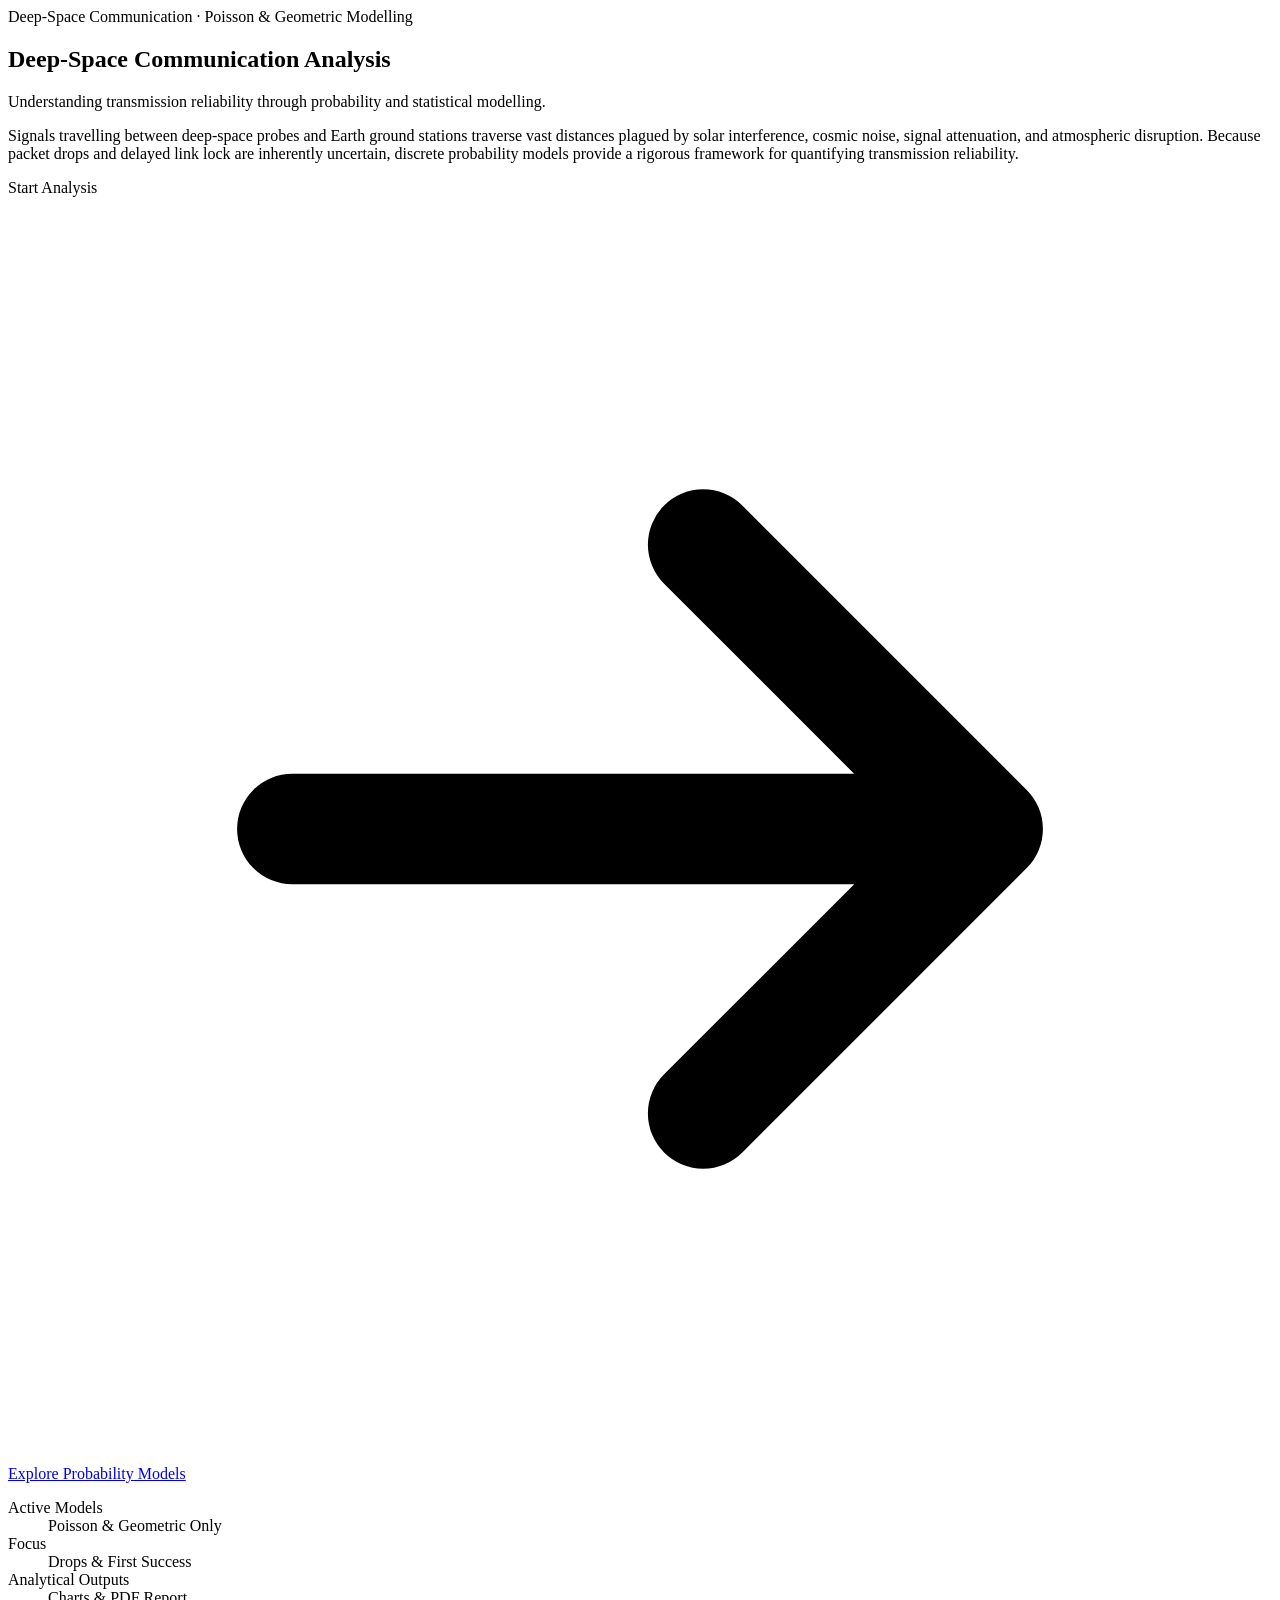
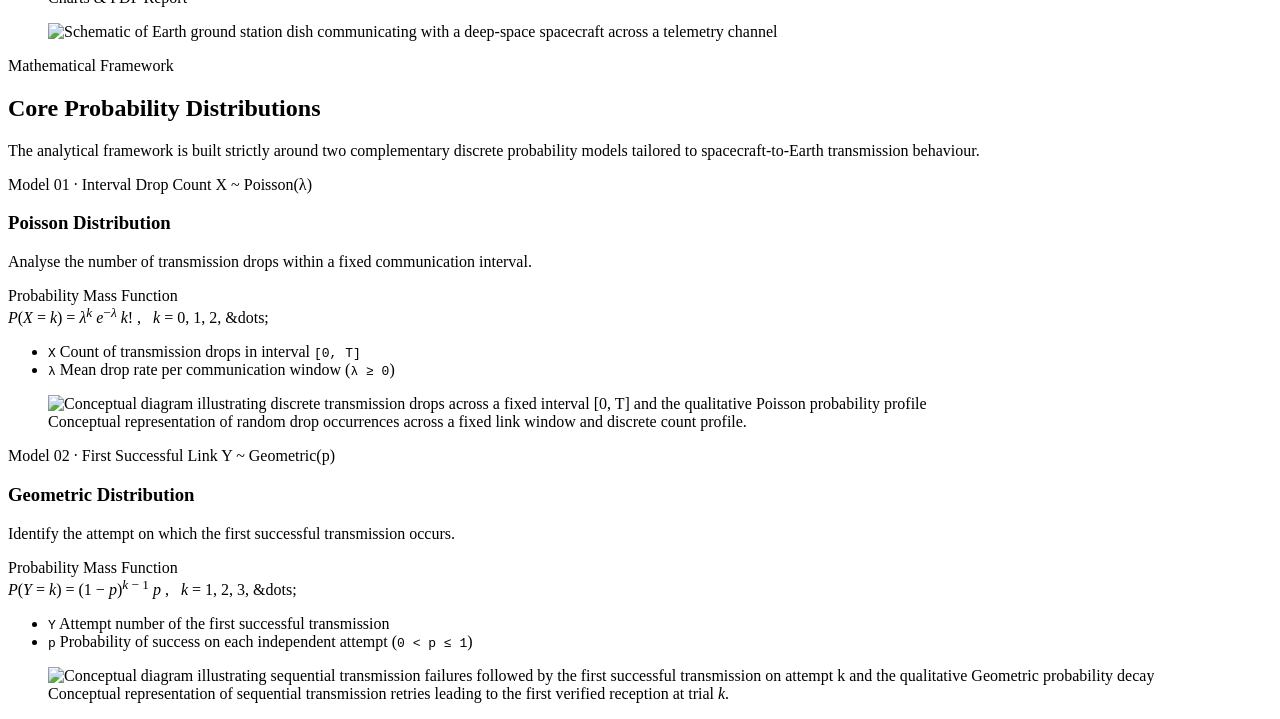
<file: src/main/resources/templates/index.html>
<!DOCTYPE html>
<html lang="en" xmlns:th="http://www.thymeleaf.org">
<head>
    <meta charset="UTF-8">
    <meta name="viewport" content="width=device-width, initial-scale=1.0">
    <title>DeepSpace Analytics | Deep-Space Communication Analysis</title>
    <meta name="description" content="Deep-Space Communication Using Poisson and Geometric Models for Counting Transmission Drops and Identifying the First Successful Transmission.">
    <link rel="icon" type="image/svg+xml" th:href="@{/images/favicon.svg}">
    <link rel="preconnect" href="https://fonts.googleapis.com">
    <link rel="preconnect" href="https://fonts.gstatic.com" crossorigin>
    <link href="https://fonts.googleapis.com/css2?family=Inter:wght@400;500;600;700&family=JetBrains+Mono:wght@400;500;600&family=Space+Grotesk:wght@500;600;700&display=swap" rel="stylesheet">
    <link rel="stylesheet" th:href="@{/css/styles.css}">
</head>
<body class="app-shell">

<div th:replace="~{fragments/navbar :: navbar(${activePage})}"></div>

<main id="main-content">
    <!-- Hero Section -->
    <section class="hero-section">
        <div class="container hero-grid">
            <div class="hero-content" data-reveal>
                <div class="eyebrow-badge">
                    <span class="status-dot" aria-hidden="true"></span>
                    <span>Deep-Space Communication · Poisson &amp; Geometric Modelling</span>
                </div>

                <h1 class="hero-title">Deep-Space Communication Analysis</h1>

                <p class="hero-subtitle">
                    Understanding transmission reliability through probability and statistical modelling.
                </p>

                <p class="hero-description">
                    Signals travelling between deep-space probes and Earth ground stations traverse vast distances plagued by solar interference, cosmic noise, signal attenuation, and atmospheric disruption. Because packet drops and delayed link lock are inherently uncertain, discrete probability models provide a rigorous framework for quantifying transmission reliability.
                </p>

                <div class="hero-actions">
                    <a th:href="@{/analysis}" class="btn btn-primary btn-lg">
                        <span>Start Analysis</span>
                        <svg class="btn-icon" viewBox="0 0 20 20" fill="none" aria-hidden="true">
                            <path d="M4.5 10H15.5M15.5 10L11 5.5M15.5 10L11 14.5" stroke="currentColor" stroke-width="1.75" stroke-linecap="round" stroke-linejoin="round"/>
                        </svg>
                    </a>
                    <a href="#models" class="btn btn-secondary btn-lg" data-scroll-link>
                        Explore Probability Models
                    </a>
                </div>

                <dl class="hero-specs" aria-label="System specification summary">
                    <div class="spec-item">
                        <dt>Active Models</dt>
                        <dd>Poisson &amp; Geometric Only</dd>
                    </div>
                    <div class="spec-item">
                        <dt>Focus</dt>
                        <dd>Drops &amp; First Success</dd>
                    </div>
                    <div class="spec-item">
                        <dt>Analytical Outputs</dt>
                        <dd>Charts &amp; PDF Report</dd>
                    </div>
                </dl>
            </div>

            <div class="hero-visual" data-reveal>
                <figure class="telemetry-frame">
                    <img th:src="@{/images/deep-space-link.svg}"
                         alt="Schematic of Earth ground station dish communicating with a deep-space spacecraft across a telemetry channel"
                         class="telemetry-image"
                         width="640"
                         height="460">
                </figure>
            </div>
        </div>
    </section>

    <!-- Mathematical Method Introduction Cards -->
    <section id="models" class="models-section">
        <div class="container">
            <div class="section-header" data-reveal>
                <span class="section-kicker">Mathematical Framework</span>
                <h2 class="section-title">Core Probability Distributions</h2>
                <p class="section-lead">
                    The analytical framework is built strictly around two complementary discrete probability models tailored to spacecraft-to-Earth transmission behaviour.
                </p>
            </div>

            <div class="models-grid">
                <!-- Card 1: Poisson Distribution -->
                <article class="model-card model-card--poisson" data-reveal>
                    <div class="card-top-bar">
                        <span class="model-tag model-tag--blue">Model 01 · Interval Drop Count</span>
                        <span class="model-symbol">X ~ Poisson(λ)</span>
                    </div>

                    <h3 class="model-title">Poisson Distribution</h3>

                    <p class="model-purpose">
                        Analyse the number of transmission drops within a fixed communication interval.
                    </p>

                    <div class="formula-box" aria-label="Poisson probability mass function formula">
                        <span class="formula-caption">Probability Mass Function</span>
                        <div class="formula-expression" role="math" aria-label="P of X equals k equals lambda to the k times e to the minus lambda over k factorial, for k equals 0, 1, 2 and so on">
                            <span class="math-lhs"><em>P</em>(<em>X</em> = <em>k</em>)</span>
                            <span class="math-eq">=</span>
                            <span class="math-frac">
                                <span class="math-num"><em>&lambda;</em><sup><em>k</em></sup> <em>e</em><sup>&minus;<em>&lambda;</em></sup></span>
                                <span class="math-den"><em>k</em>!</span>
                            </span>
                            <span class="math-domain">, &nbsp; <em>k</em> = 0, 1, 2, &dots;</span>
                        </div>
                        <ul class="formula-legend">
                            <li><code>X</code> Count of transmission drops in interval <code>[0, T]</code></li>
                            <li><code>&lambda;</code> Mean drop rate per communication window (<code>&lambda; &ge; 0</code>)</li>
                        </ul>
                    </div>

                    <figure class="model-diagram-frame">
                        <img th:src="@{/images/poisson-model.svg}"
                             alt="Conceptual diagram illustrating discrete transmission drops across a fixed interval [0, T] and the qualitative Poisson probability profile"
                             class="model-diagram-img"
                             width="440"
                             height="175">
                        <figcaption class="diagram-caption">
                            Conceptual representation of random drop occurrences across a fixed link window and discrete count profile.
                        </figcaption>
                    </figure>
                </article>

                <!-- Card 2: Geometric Distribution -->
                <article class="model-card model-card--geometric" data-reveal>
                    <div class="card-top-bar">
                        <span class="model-tag model-tag--purple">Model 02 · First Successful Link</span>
                        <span class="model-symbol">Y ~ Geometric(p)</span>
                    </div>

                    <h3 class="model-title">Geometric Distribution</h3>

                    <p class="model-purpose">
                        Identify the attempt on which the first successful transmission occurs.
                    </p>

                    <div class="formula-box" aria-label="Geometric probability mass function formula">
                        <span class="formula-caption">Probability Mass Function</span>
                        <div class="formula-expression" role="math" aria-label="P of Y equals k equals 1 minus p to the k minus 1 times p, for k equals 1, 2, 3 and so on">
                            <span class="math-lhs"><em>P</em>(<em>Y</em> = <em>k</em>)</span>
                            <span class="math-eq">=</span>
                            <span class="math-term">(1 &minus; <em>p</em>)<sup><em>k</em> &minus; 1</sup> <em>p</em></span>
                            <span class="math-domain">, &nbsp; <em>k</em> = 1, 2, 3, &dots;</span>
                        </div>
                        <ul class="formula-legend">
                            <li><code>Y</code> Attempt number of the first successful transmission</li>
                            <li><code>p</code> Probability of success on each independent attempt (<code>0 &lt; p &le; 1</code>)</li>
                        </ul>
                    </div>

                    <figure class="model-diagram-frame">
                        <img th:src="@{/images/geometric-model.svg}"
                             alt="Conceptual diagram illustrating sequential transmission failures followed by the first successful transmission on attempt k and the qualitative Geometric probability decay"
                             class="model-diagram-img"
                             width="440"
                             height="175">
                        <figcaption class="diagram-caption">
                            Conceptual representation of sequential transmission retries leading to the first verified reception at trial <em>k</em>.
                        </figcaption>
                    </figure>
                </article>
            </div>
        </div>
    </section>
</main>

<div th:replace="~{fragments/footer :: footer}"></div>

<script th:src="@{/js/main.js}" defer></script>
</body>
</html>
</file>
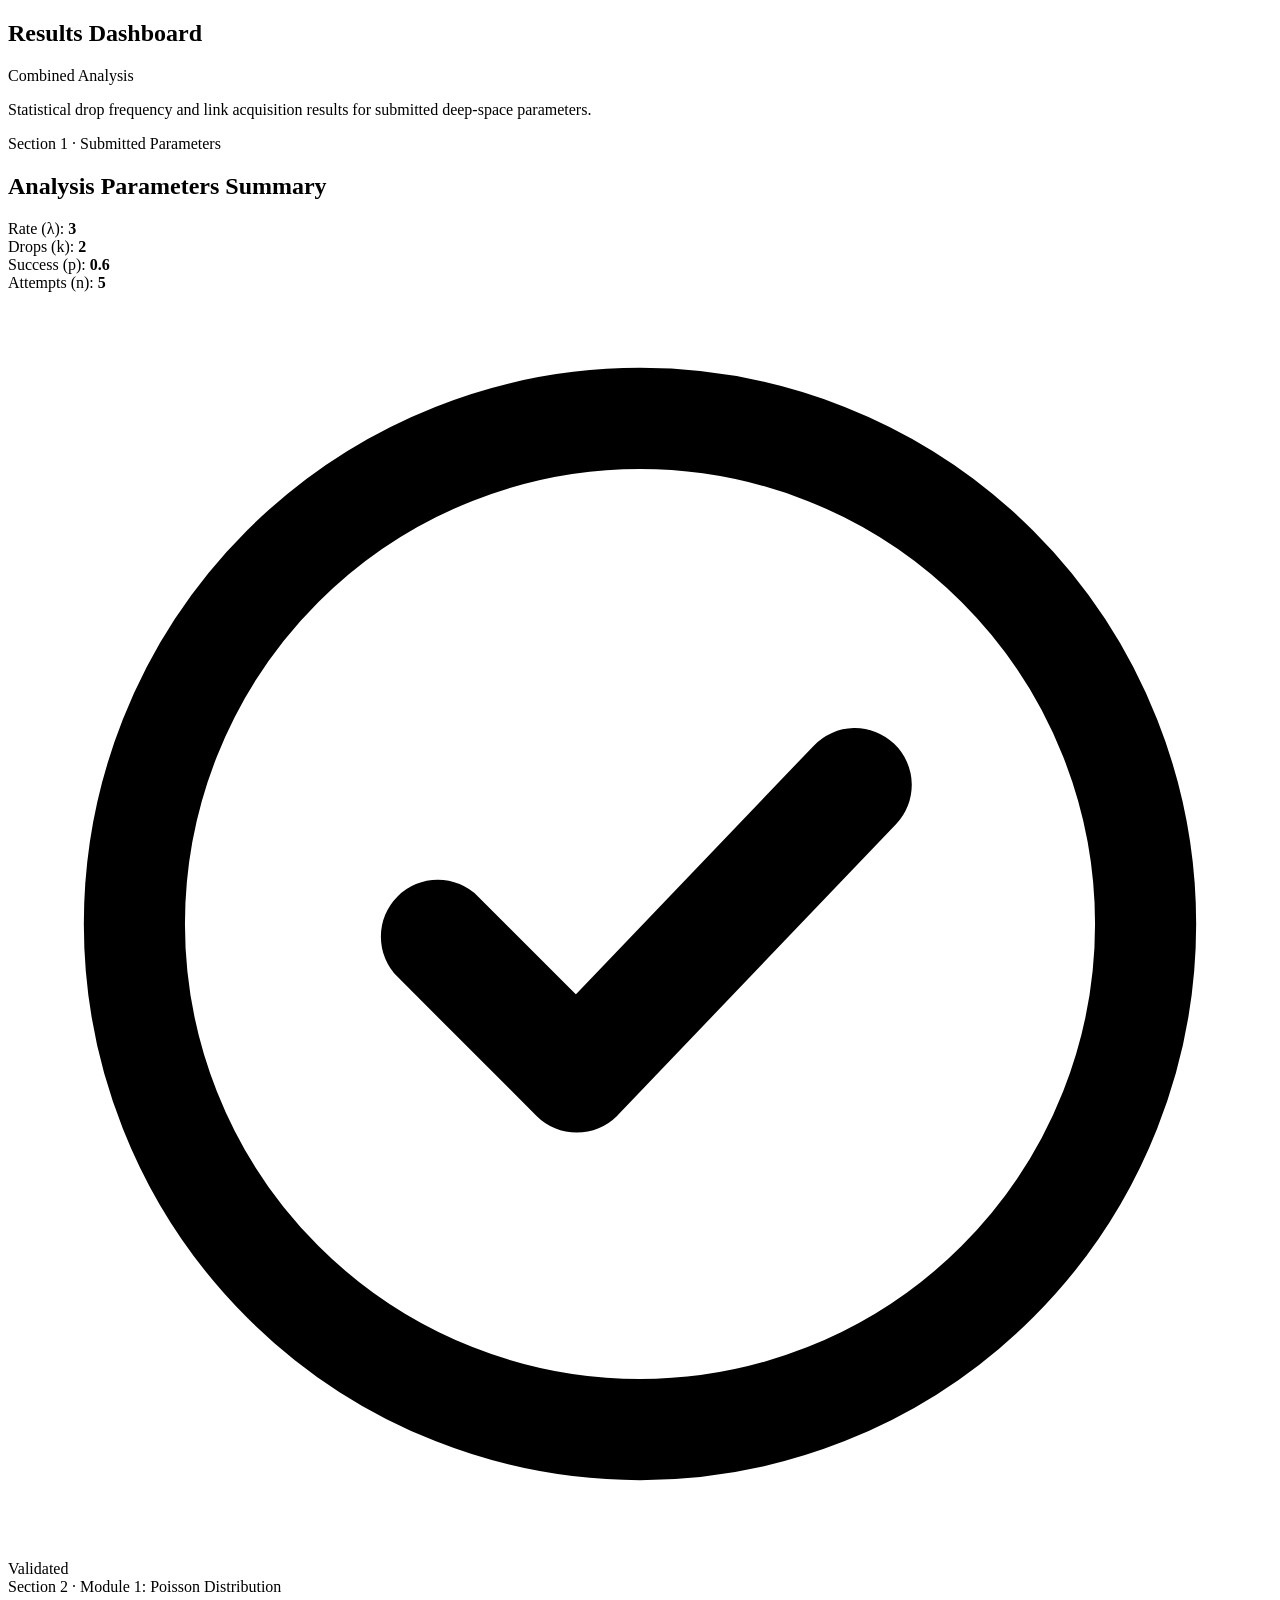
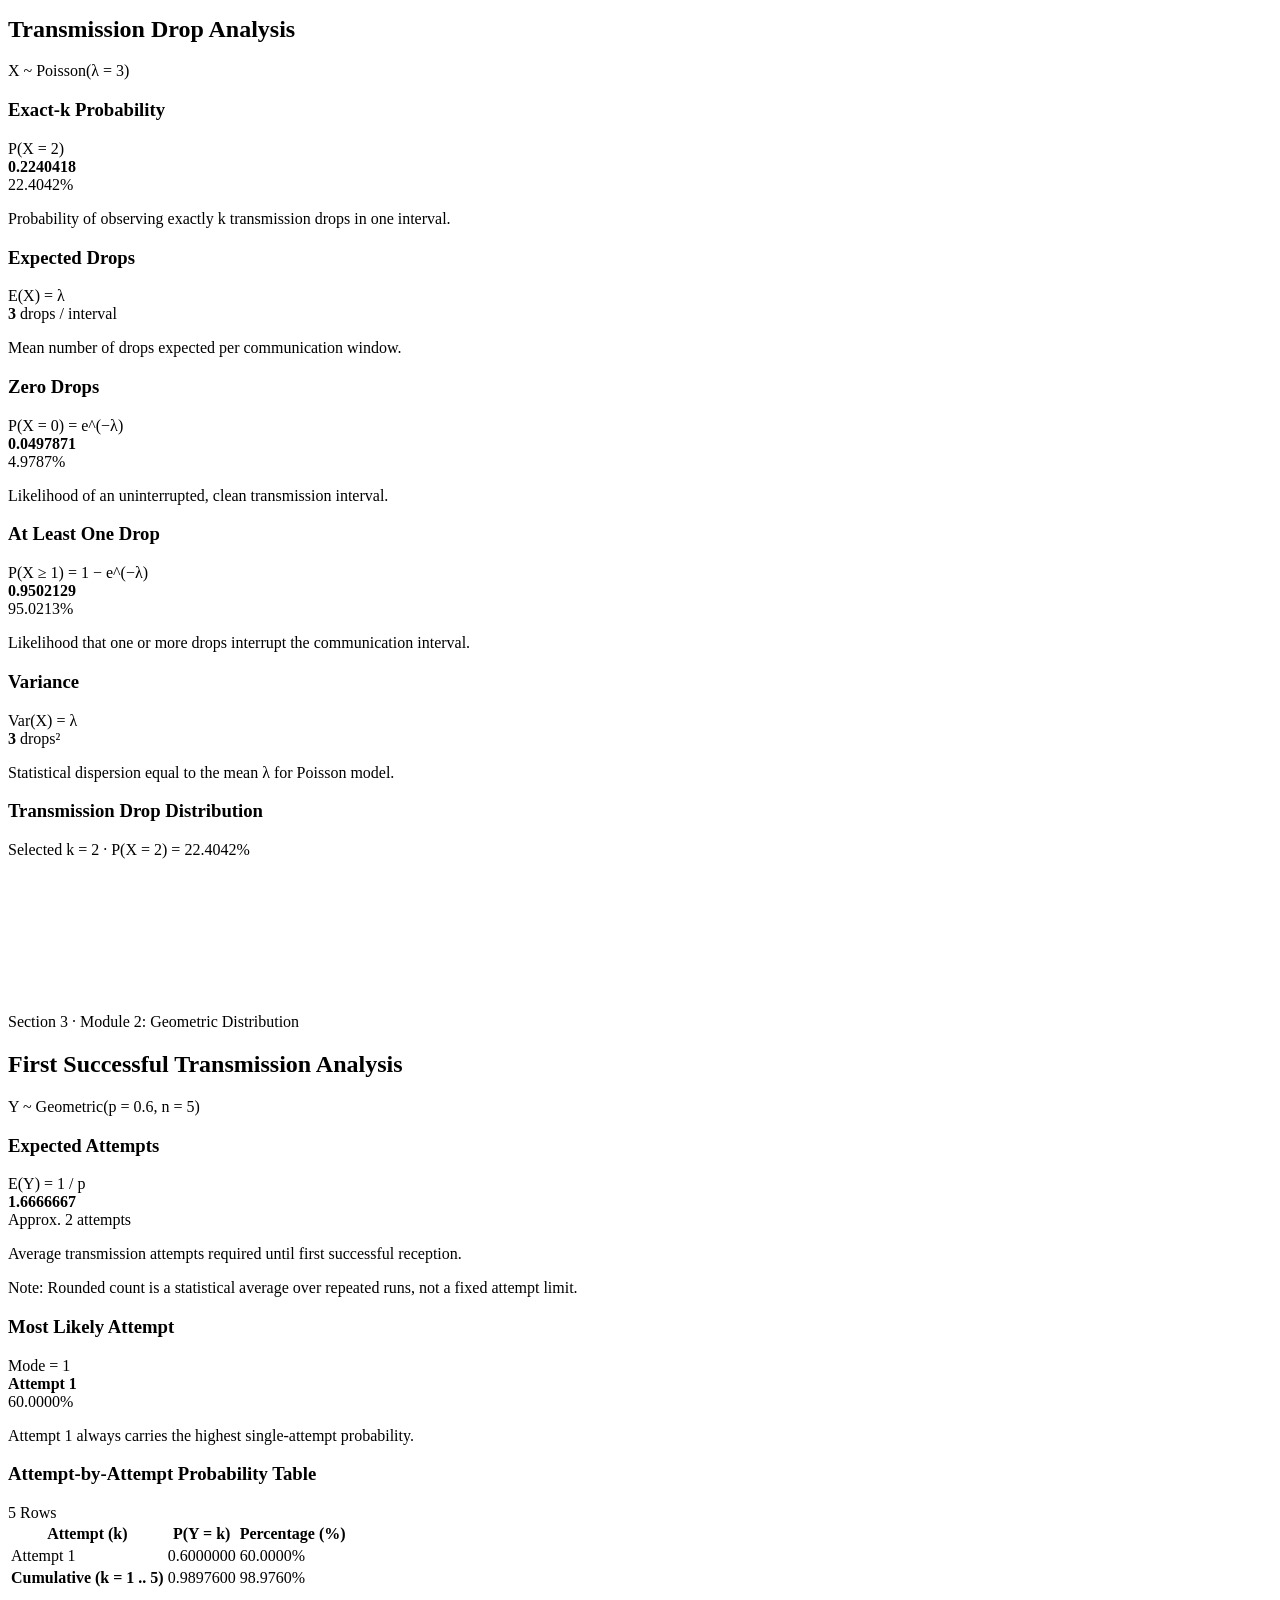
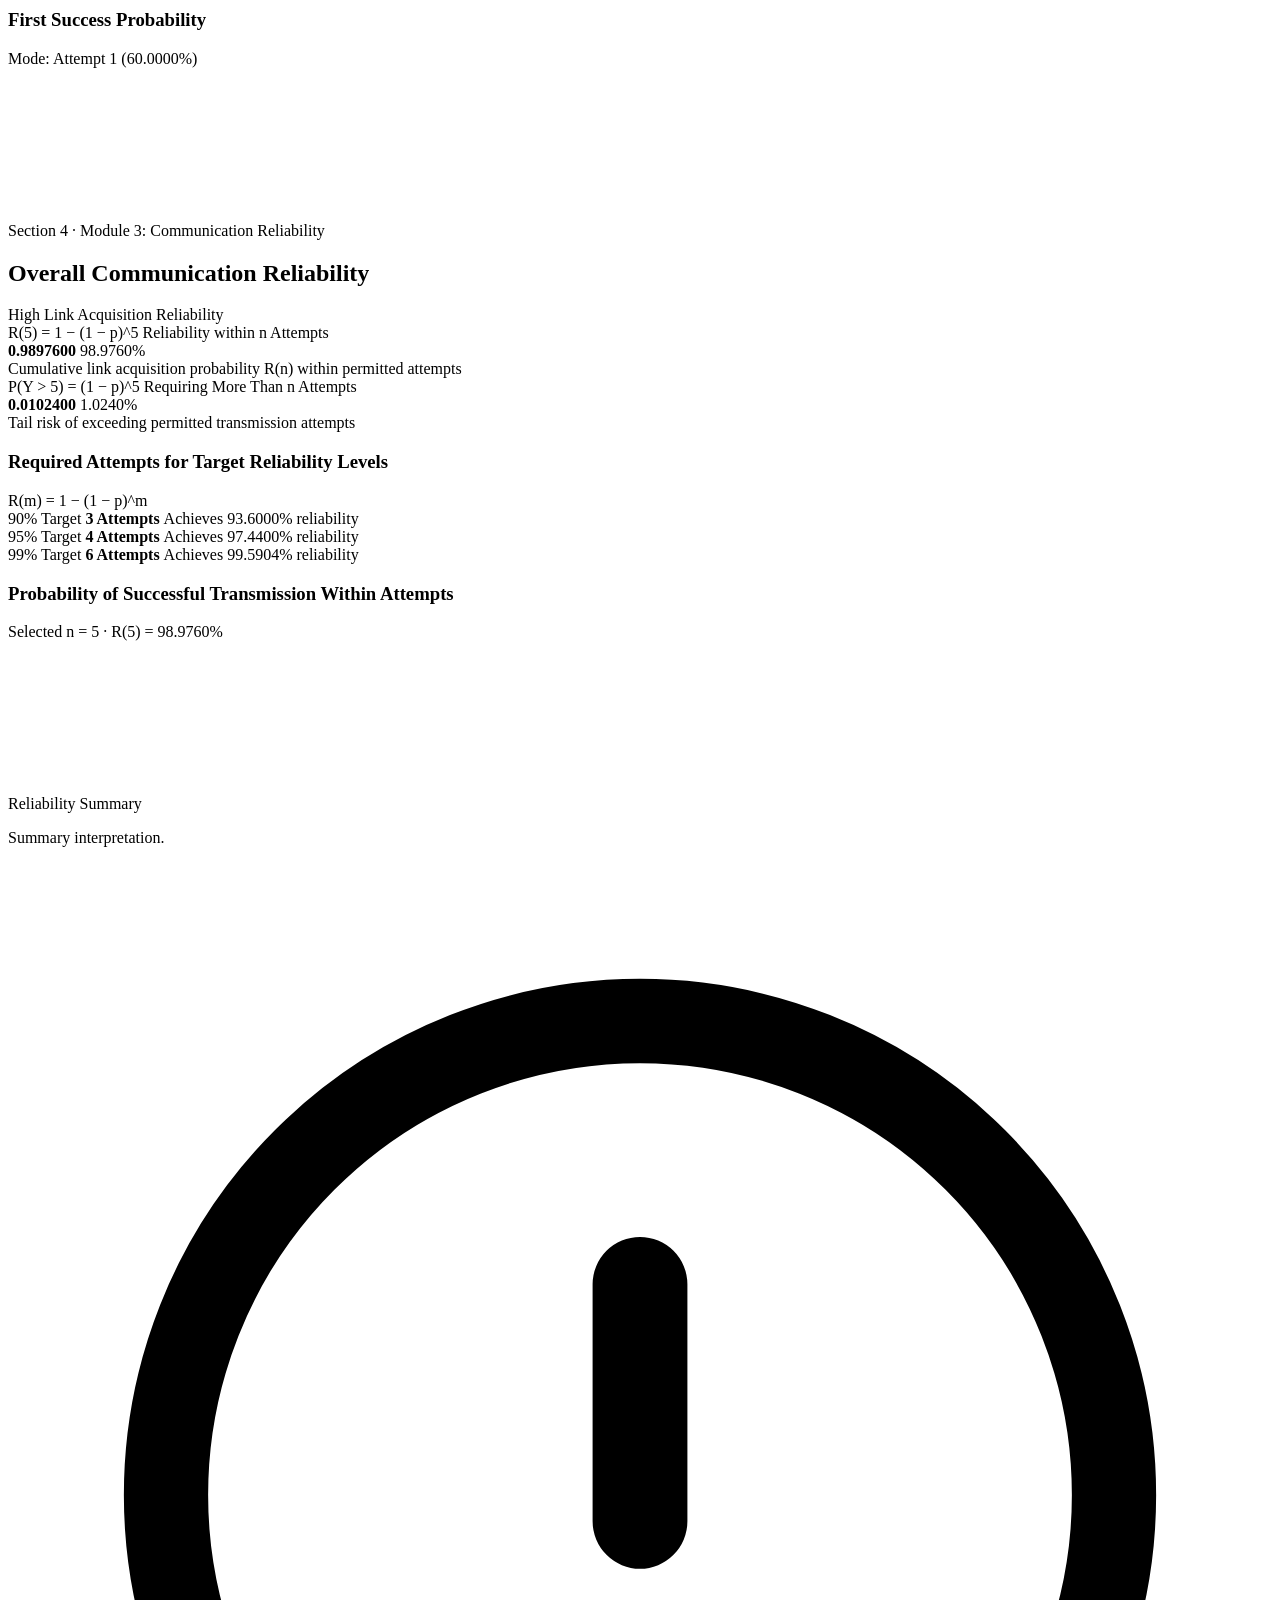
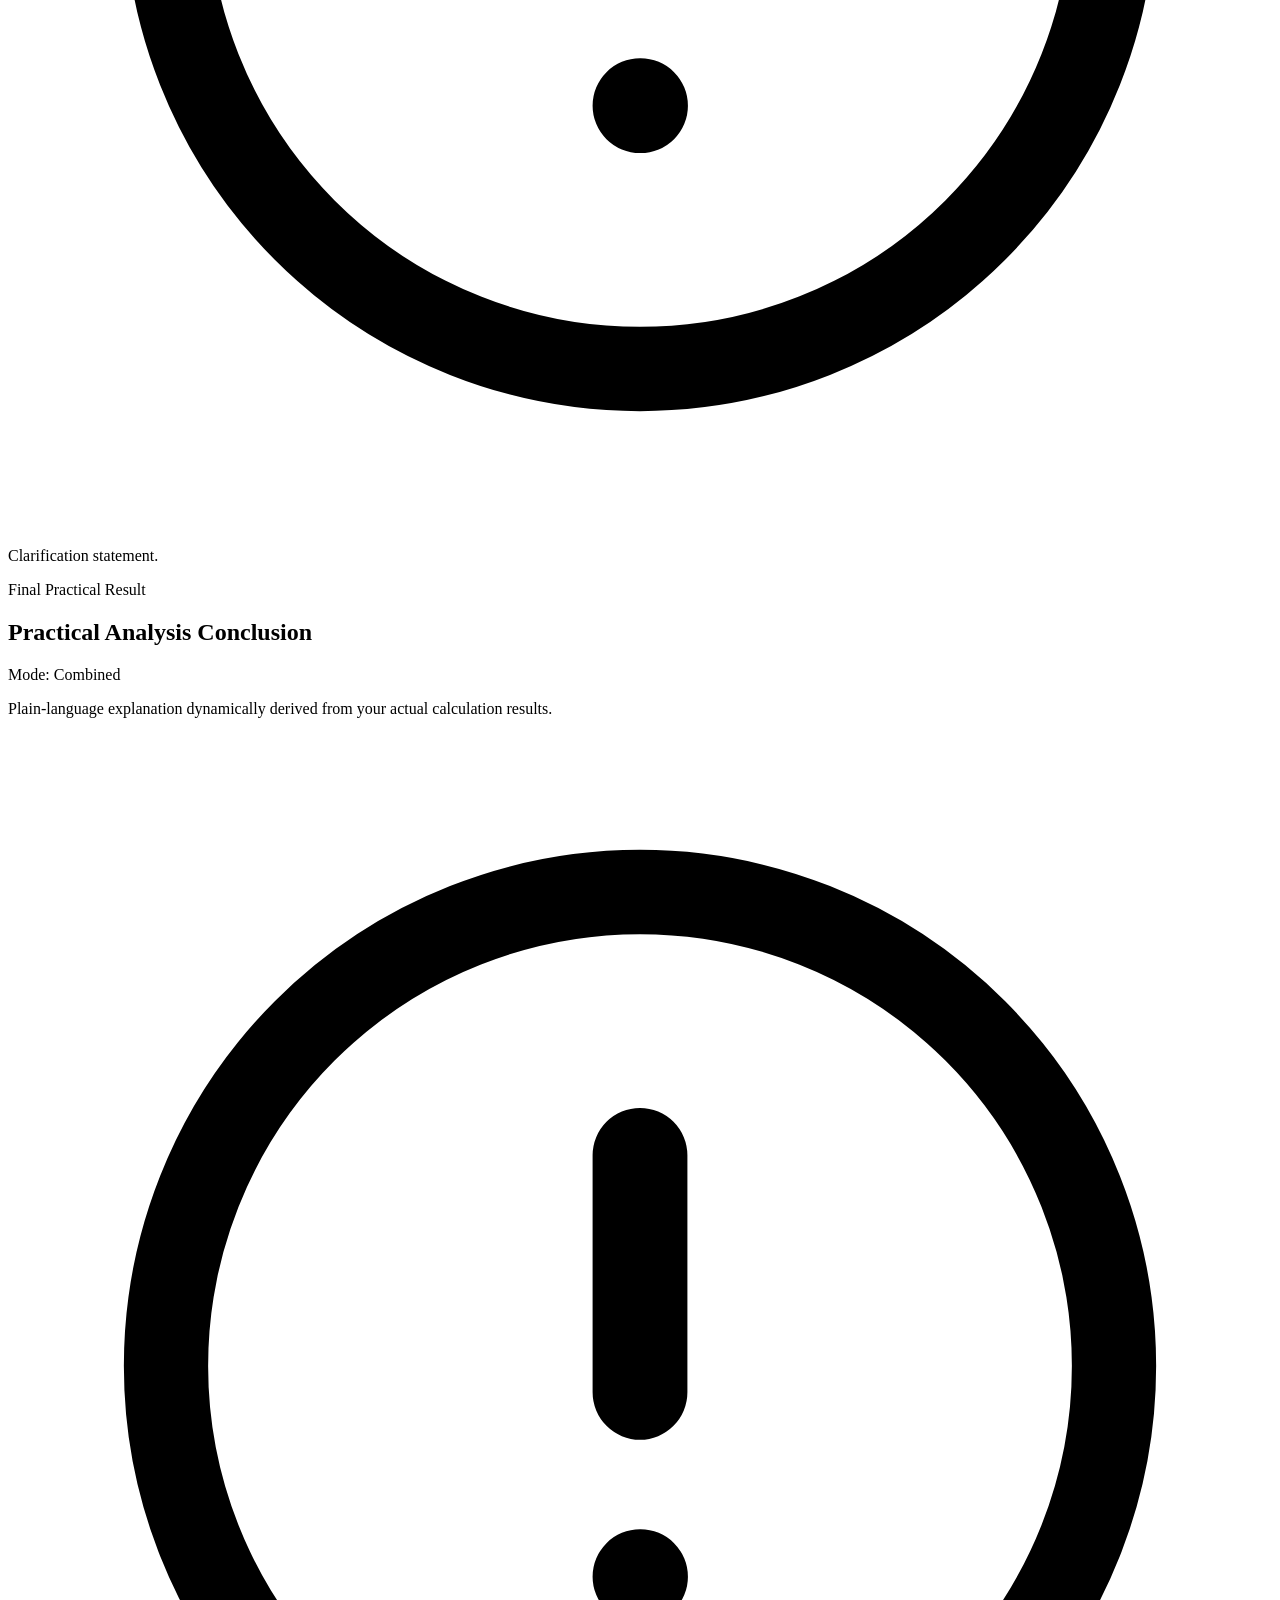
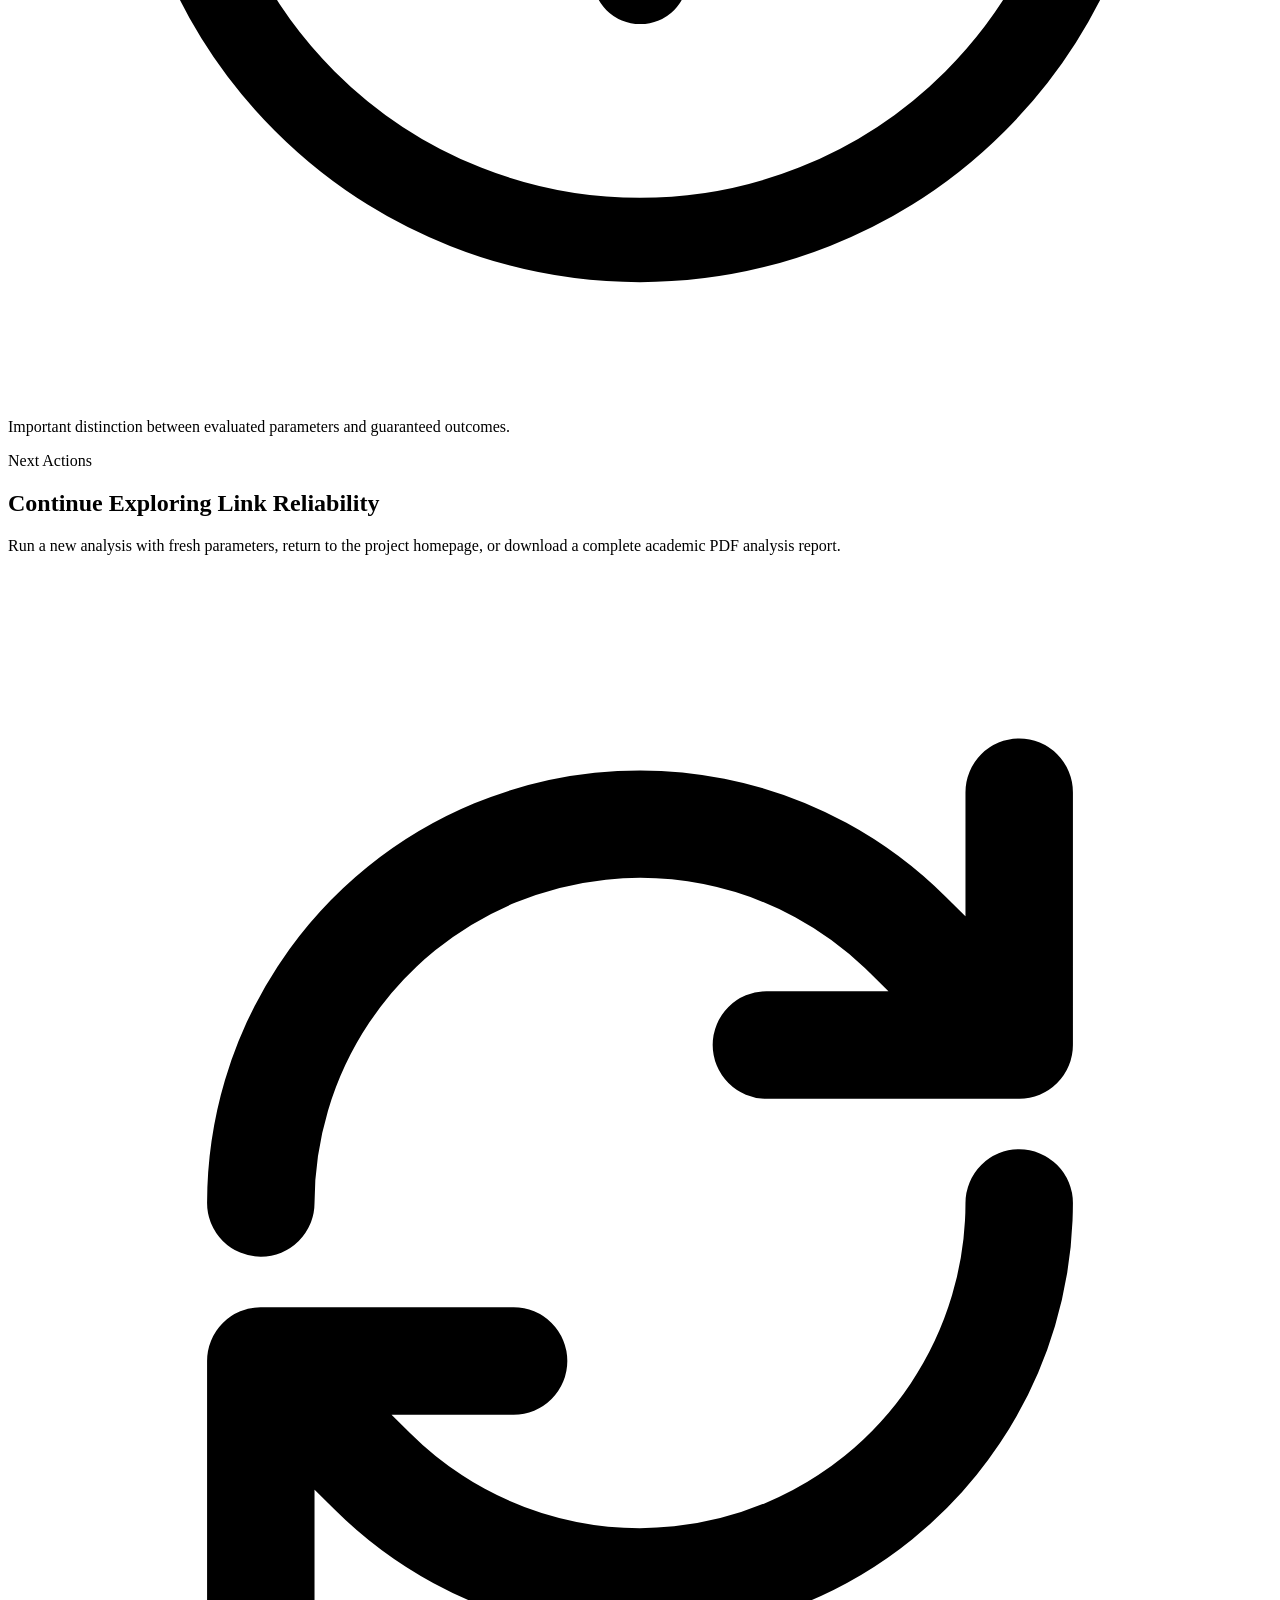
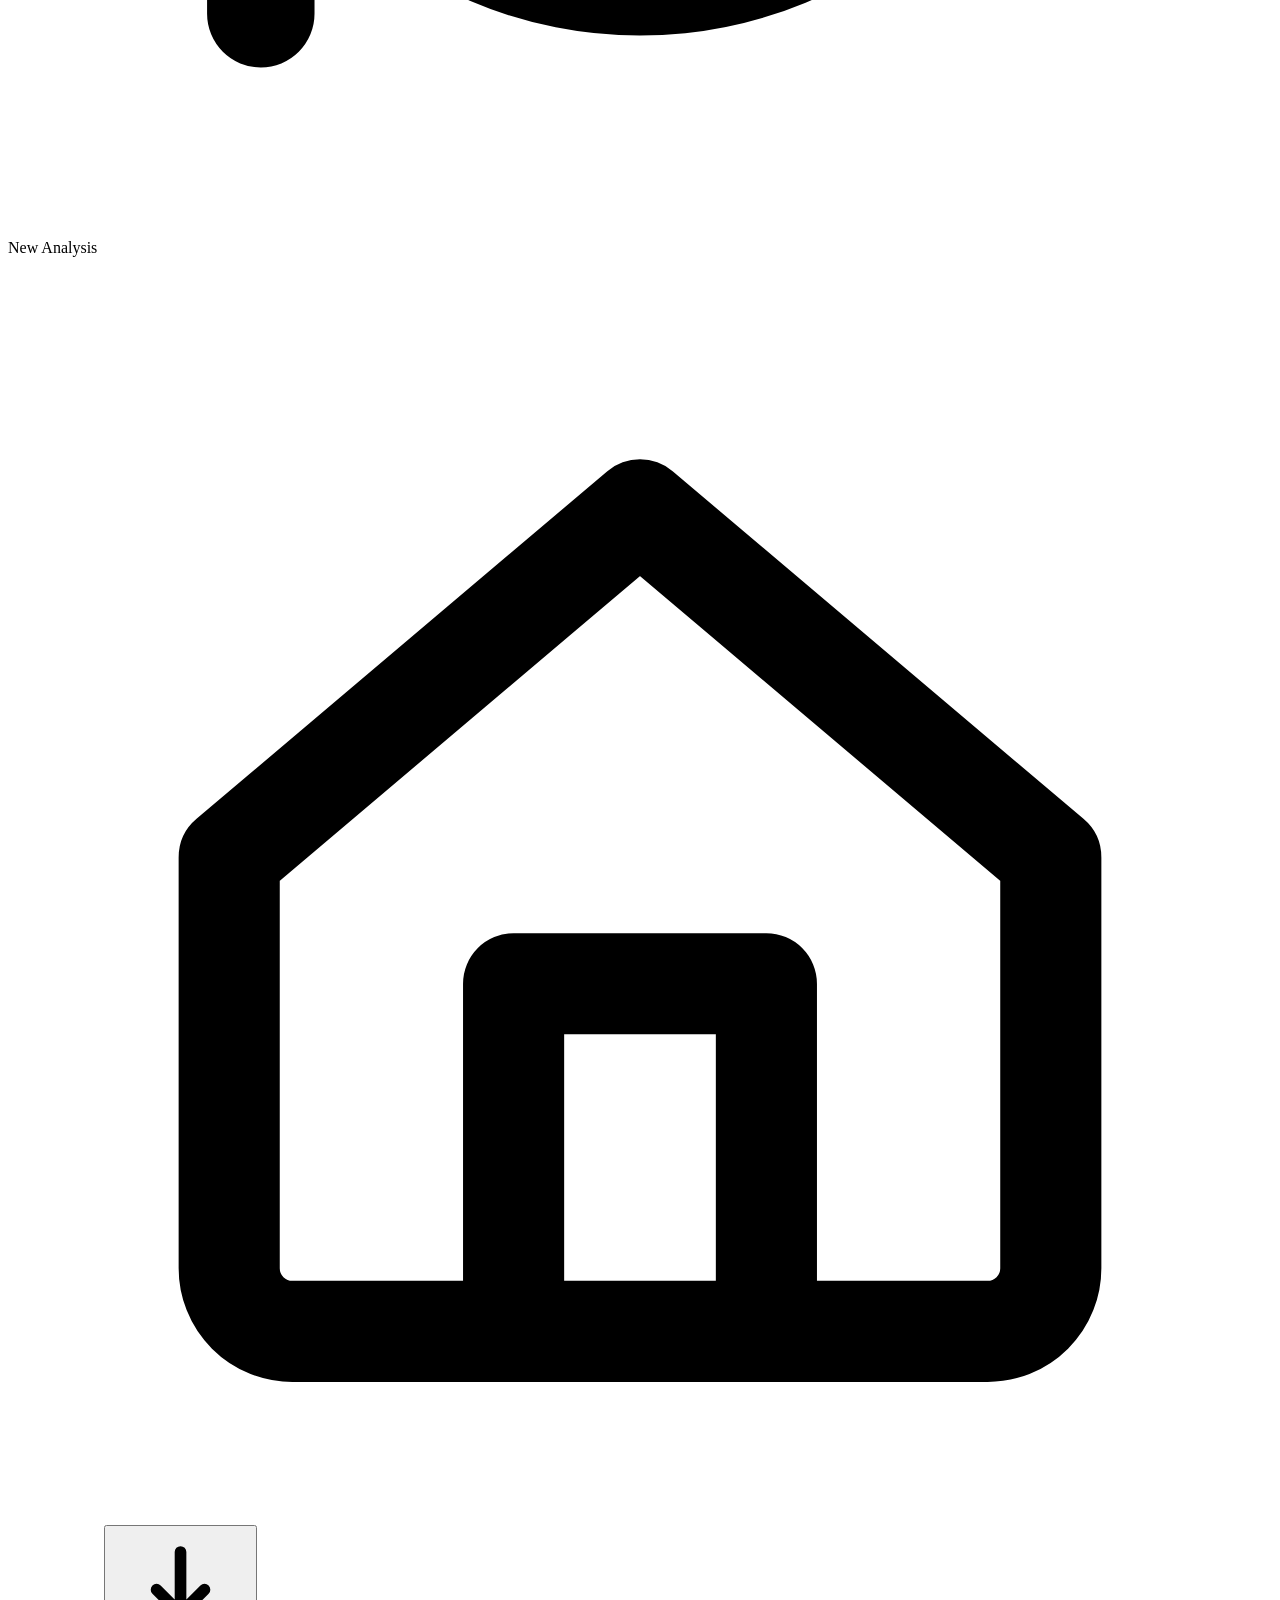
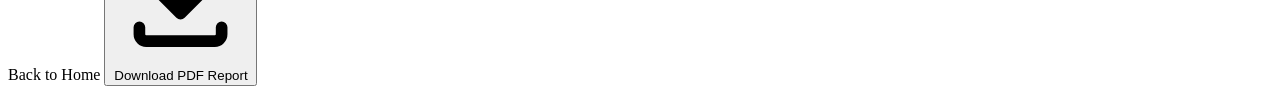
<file: src/main/resources/templates/analysis-results.html>
<!DOCTYPE html>
<html lang="en" xmlns:th="http://www.thymeleaf.org">
<head>
    <meta charset="UTF-8">
    <meta name="viewport" content="width=device-width, initial-scale=1.0">
    <title>Results Dashboard | DeepSpace Analytics</title>
    <meta name="description" content="Results Dashboard presenting Poisson transmission drop analysis, Geometric first successful transmission probabilities, and Communication Reliability.">
    <link rel="icon" type="image/svg+xml" th:href="@{/images/favicon.svg}">
    <link rel="preconnect" href="https://fonts.googleapis.com">
    <link rel="preconnect" href="https://fonts.gstatic.com" crossorigin>
    <link href="https://fonts.googleapis.com/css2?family=Inter:wght@400;500;600;700&family=JetBrains+Mono:wght@400;500;600&family=Space+Grotesk:wght@500;600;700&display=swap" rel="stylesheet">
    <link rel="stylesheet" th:href="@{/css/styles.css}">
</head>
<body class="app-shell">

<div th:replace="~{fragments/navbar :: navbar(${activePage})}"></div>

<main id="main-content" class="dashboard-main">
    <section class="dashboard-page-section">
        <div class="container dashboard-stack">

            <!-- Compact Results Header -->
            <header class="dashboard-header dashboard-header--compact">
                <div class="dashboard-header-row">
                    <div class="dashboard-header-title-group">
                        <span class="status-dot status-dot--green" aria-hidden="true"></span>
                        <h1 class="dashboard-title">Results Dashboard</h1>
                        <span class="scope-pill scope-pill--header"
                              th:text="${dashboard.analysisType != null ? dashboard.analysisType.displayName : 'Combined Analysis'}">
                            Combined Analysis
                        </span>
                    </div>
                    <p class="dashboard-subtitle">
                        Statistical drop frequency and link acquisition results for submitted deep-space parameters.
                    </p>
                </div>
            </header>

            <!-- SECTION 1: SUBMITTED PARAMETERS (Compact Inline Bar) -->
            <section id="analysis-summary"
                     class="dashboard-params-bar"
                     aria-labelledby="section1-heading">
                <div class="params-bar-label">
                    <span class="section-kicker">Section 1 · Submitted Parameters</span>
                    <h2 id="section1-heading" class="sr-only">Analysis Parameters Summary</h2>
                </div>

                <div class="summary-params-grid summary-params-grid--compact">
                    <div class="param-chip param-chip--poisson param-chip--inline" th:if="${dashboard.poissonAvailable}">
                        <span class="param-name">Rate (&lambda;):</span>
                        <strong class="param-val" th:text="${dashboard.submittedLambda}">3</strong>
                    </div>

                    <div class="param-chip param-chip--poisson param-chip--inline" th:if="${dashboard.poissonAvailable}">
                        <span class="param-name">Drops (k):</span>
                        <strong class="param-val" th:text="${dashboard.submittedDropCount}">2</strong>
                    </div>

                    <div class="param-chip param-chip--geometric param-chip--inline" th:if="${dashboard.geometricAvailable}">
                        <span class="param-name">Success (p):</span>
                        <strong class="param-val" th:text="${dashboard.submittedSuccessProbability}">0.6</strong>
                    </div>

                    <div class="param-chip param-chip--geometric param-chip--inline" th:if="${dashboard.geometricAvailable}">
                        <span class="param-name">Attempts (n):</span>
                        <strong class="param-val" th:text="${dashboard.submittedMaxAttempts}">5</strong>
                    </div>
                </div>

                <div class="params-bar-badge" title="Validated calculation parameters">
                    <svg class="summary-icon-inline" viewBox="0 0 20 20" fill="none" aria-hidden="true">
                        <circle cx="10" cy="10" r="8" stroke="currentColor" stroke-width="1.6"/>
                        <path d="M6.8 10.2L9 12.4L13.4 7.8" stroke="currentColor" stroke-width="1.8" stroke-linecap="round" stroke-linejoin="round"/>
                    </svg>
                    <span>Validated</span>
                </div>
            </section>

            <!-- Distributions Grid: Side-by-side in Combined mode; single column otherwise -->
            <div th:class="${dashboard.isCombined()} ? 'dashboard-combined-grid dashboard-combined-grid--two-col' : 'dashboard-combined-grid'">

                <!-- SECTION 2: MODULE 1 · POISSON DISTRIBUTION RESULTS -->
                <section id="poisson-results"
                         class="dashboard-section dashboard-section--poisson"
                         aria-labelledby="section2-heading"
                         th:if="${dashboard.poissonAvailable}">
                    <div class="dashboard-section-head">
                        <div>
                            <span class="model-tag model-tag--blue">Section 2 · Module 1: Poisson Distribution</span>
                            <h2 id="section2-heading" class="dashboard-section-title">Transmission Drop Analysis</h2>
                        </div>
                        <span class="model-symbol"
                              th:text="|X ~ Poisson(λ = ${dashboard.poisson.lambdaDisplay})|">
                            X ~ Poisson(&lambda; = 3)
                        </span>
                    </div>

                    <div class="result-cards-grid result-cards-grid--poisson">
                        <!-- Card 1: Exact-k Probability -->
                        <article class="result-card result-card--poisson">
                            <div class="result-card-top">
                                <h3 class="result-card-title">Exact-k Probability</h3>
                                <span class="result-notation"
                                      th:text="|P(X = ${dashboard.poisson.dropCount})|">
                                    P(X = 2)
                                </span>
                            </div>
                            <div class="result-value-group">
                                <div class="result-value-item">
                                    <strong class="result-primary-value" th:text="${dashboard.poisson.exactDropDecimal}">0.2240418</strong>
                                </div>
                                <div class="result-value-item">
                                    <span class="result-percent-badge result-percent-badge--blue"
                                          th:text="${dashboard.poisson.exactDropPercent}">
                                        22.4042%
                                    </span>
                                </div>
                            </div>
                            <p class="result-meaning">
                                Probability of observing exactly k transmission drops in one interval.
                            </p>
                        </article>

                        <!-- Card 2: Expected Drops -->
                        <article class="result-card result-card--poisson">
                            <div class="result-card-top">
                                <h3 class="result-card-title">Expected Drops</h3>
                                <span class="result-notation">E(X) = &lambda;</span>
                            </div>
                            <div class="result-value-group">
                                <strong class="result-primary-value" th:text="${dashboard.poisson.expectedDropsValue}">3</strong>
                                <span class="result-unit-badge">drops / interval</span>
                            </div>
                            <p class="result-meaning">
                                Mean number of drops expected per communication window.
                            </p>
                        </article>

                        <!-- Card 3: Probability of Zero Drops -->
                        <article class="result-card result-card--poisson">
                            <div class="result-card-top">
                                <h3 class="result-card-title">Zero Drops</h3>
                                <span class="result-notation">P(X = 0) = e^(&minus;&lambda;)</span>
                            </div>
                            <div class="result-value-group">
                                <div class="result-value-item">
                                    <strong class="result-primary-value" th:text="${dashboard.poisson.probabilityZeroDecimal}">0.0497871</strong>
                                </div>
                                <div class="result-value-item">
                                    <span class="result-percent-badge result-percent-badge--blue"
                                          th:text="${dashboard.poisson.probabilityZeroPercent}">
                                        4.9787%
                                    </span>
                                </div>
                            </div>
                            <p class="result-meaning">
                                Likelihood of an uninterrupted, clean transmission interval.
                            </p>
                        </article>

                        <!-- Card 4: Probability of At Least One Drop -->
                        <article class="result-card result-card--poisson">
                            <div class="result-card-top">
                                <h3 class="result-card-title">At Least One Drop</h3>
                                <span class="result-notation">P(X &ge; 1) = 1 &minus; e^(&minus;&lambda;)</span>
                            </div>
                            <div class="result-value-group">
                                <div class="result-value-item">
                                    <strong class="result-primary-value" th:text="${dashboard.poisson.probabilityAtLeastOneDecimal}">0.9502129</strong>
                                </div>
                                <div class="result-value-item">
                                    <span class="result-percent-badge result-percent-badge--blue"
                                          th:text="${dashboard.poisson.probabilityAtLeastOnePercent}">
                                        95.0213%
                                    </span>
                                </div>
                            </div>
                            <p class="result-meaning">
                                Likelihood that one or more drops interrupt the communication interval.
                            </p>
                        </article>

                        <!-- Card 5: Variance of Transmission Drops -->
                        <article class="result-card result-card--poisson">
                            <div class="result-card-top">
                                <h3 class="result-card-title">Variance</h3>
                                <span class="result-notation">Var(X) = &lambda;</span>
                            </div>
                            <div class="result-value-group">
                                <strong class="result-primary-value" th:text="${dashboard.poisson.varianceValue}">3</strong>
                                <span class="result-unit-badge">drops&sup2;</span>
                            </div>
                            <p class="result-meaning">
                                Statistical dispersion equal to the mean &lambda; for Poisson model.
                            </p>
                        </article>
                    </div>

                    <!-- Integrated Graph 1: Poisson Distribution Bar Chart -->
                    <div class="module-chart-wrapper">
                        <div class="chart-header">
                            <h3 class="chart-title">Transmission Drop Distribution</h3>
                            <span class="chart-highlight-pill chart-highlight-pill--blue"
                                  th:text="|Selected k = ${dashboard.poisson.dropCount} · P(X = ${dashboard.poisson.dropCount}) = ${dashboard.poisson.exactDropPercent}|">
                                Selected k = 2 · P(X = 2) = 22.4042%
                            </span>
                        </div>
                        <div class="chart-stage chart-stage--compact">
                            <div class="chart-canvas-wrapper chart-canvas-wrapper--compact">
                                <canvas id="poisson-chart"
                                        role="img"
                                        th:attr="aria-label=|Bar chart showing Poisson transmission drop probability distribution for lambda equals ${dashboard.poisson.lambdaDisplay} with selected k equals ${dashboard.poisson.dropCount} highlighted.|">
                                </canvas>
                            </div>
                        </div>
                    </div>
                </section>

                <!-- SECTION 3: MODULE 2 · GEOMETRIC DISTRIBUTION RESULTS -->
                <section id="geometric-results"
                         class="dashboard-section dashboard-section--geometric"
                         aria-labelledby="section3-heading"
                         th:if="${dashboard.geometricAvailable}">
                    <div class="dashboard-section-head">
                        <div>
                            <span class="model-tag model-tag--green">Section 3 · Module 2: Geometric Distribution</span>
                            <h2 id="section3-heading" class="dashboard-section-title">First Successful Transmission Analysis</h2>
                        </div>
                        <span class="model-symbol"
                              th:text="|Y ~ Geometric(p = ${dashboard.geometric.successProbabilityDisplay}, n = ${dashboard.geometric.maxAttempts})|">
                            Y ~ Geometric(p = 0.6, n = 5)
                        </span>
                    </div>

                    <div class="result-cards-grid result-cards-grid--two">
                        <!-- Card 1: Expected Attempts -->
                        <article class="result-card result-card--geometric">
                            <div class="result-card-top">
                                <h3 class="result-card-title">Expected Attempts</h3>
                                <span class="result-notation">E(Y) = 1 / p</span>
                            </div>
                            <div class="result-value-group">
                                <div class="result-value-item">
                                    <strong class="result-primary-value" th:text="${dashboard.geometric.expectedAttemptsValue}">1.6666667</strong>
                                </div>
                                <div class="result-value-item">
                                    <span class="result-percent-badge result-percent-badge--purple"
                                          th:text="${dashboard.geometric.expectedAttemptsRoundedText}">
                                        Approx. 2 attempts
                                    </span>
                                </div>
                            </div>
                            <p class="result-meaning">
                                Average transmission attempts required until first successful reception.
                            </p>
                            <p class="result-subnote">
                                Note: Rounded count is a statistical average over repeated runs, not a fixed attempt limit.
                            </p>
                        </article>

                        <!-- Card 2: Most Likely First Successful Attempt -->
                        <article class="result-card result-card--geometric">
                            <div class="result-card-top">
                                <h3 class="result-card-title">Most Likely Attempt</h3>
                                <span class="result-notation">Mode = 1</span>
                            </div>
                            <div class="result-value-group">
                                <div class="result-value-item">
                                    <strong class="result-primary-value"
                                            th:text="|Attempt ${dashboard.geometric.mostLikelyAttempt}|">
                                        Attempt 1
                                    </strong>
                                </div>
                                <div class="result-value-item">
                                    <span class="result-percent-badge result-percent-badge--purple"
                                          th:text="${dashboard.geometric.firstAttemptPercent}">
                                        60.0000%
                                    </span>
                                </div>
                            </div>
                            <p class="result-meaning">
                                Attempt 1 always carries the highest single-attempt probability.
                            </p>
                        </article>
                    </div>

                    <!-- Dynamic Per-Attempt Probability Table -->
                    <div class="probability-table-panel">
                        <div class="table-panel-header">
                            <h3 class="table-panel-title">Attempt-by-Attempt Probability Table</h3>
                            <span class="table-row-count"
                                  th:text="|${#lists.size(dashboard.attemptRows)} ${#lists.size(dashboard.attemptRows) == 1 ? 'Row' : 'Rows'}|">
                                5 Rows
                            </span>
                        </div>

                        <div class="table-scroll-container table-scroll-container--compact">
                            <table class="probability-table" aria-label="Geometric probability distribution across attempts 1 through n">
                                <thead>
                                <tr>
                                    <th scope="col">Attempt (k)</th>
                                    <th scope="col">P(Y = k)</th>
                                    <th scope="col">Percentage (%)</th>
                                </tr>
                                </thead>
                                <tbody>
                                <tr th:each="row : ${dashboard.attemptRows}">
                                    <td data-label="Attempt (k)">
                                        <span class="attempt-pill" th:text="|Attempt ${row.attempt}|">Attempt 1</span>
                                    </td>
                                    <td class="mono-cell" data-label="P(Y = k)" th:text="${row.probabilityDecimal}">
                                        0.6000000
                                    </td>
                                    <td class="mono-cell mono-cell--accent" data-label="Percentage (%)" th:text="${row.probabilityPercent}">
                                        60.0000%
                                    </td>
                                </tr>
                                </tbody>
                                <tfoot>
                                <tr>
                                    <th scope="row"
                                        th:text="|Cumulative (k = 1 .. ${dashboard.geometric.maxAttempts})|">
                                        Cumulative (k = 1 .. 5)
                                    </th>
                                    <td class="mono-cell" th:text="${dashboard.geometric.withinAttemptsDecimal}">
                                        0.9897600
                                    </td>
                                    <td class="mono-cell mono-cell--accent" th:text="${dashboard.geometric.withinAttemptsPercent}">
                                        98.9760%
                                    </td>
                                </tr>
                                </tfoot>
                            </table>
                        </div>
                    </div>

                    <!-- Integrated Graph 2: Geometric First Successful Transmission Probability Bar Chart -->
                    <div class="module-chart-wrapper">
                        <div class="chart-header">
                            <h3 class="chart-title">First Success Probability</h3>
                            <span class="chart-highlight-pill chart-highlight-pill--green"
                                  th:text="|Mode: Attempt ${dashboard.geometric.mostLikelyAttempt} (${dashboard.geometric.firstAttemptPercent})|">
                                Mode: Attempt 1 (60.0000%)
                            </span>
                        </div>
                        <div class="chart-stage chart-stage--compact">
                            <div class="chart-canvas-wrapper chart-canvas-wrapper--compact">
                                <canvas id="geometric-chart"
                                        role="img"
                                        th:attr="aria-label=|Bar chart showing Geometric first successful transmission probability across attempts 1 through ${dashboard.geometric.maxAttempts} with Attempt 1 highlighted.|">
                                </canvas>
                            </div>
                        </div>
                    </div>
                </section>

            </div> <!-- close dashboard-combined-grid -->

            <!-- SECTION 4: MODULE 3 · COMMUNICATION RELIABILITY (Placed separately BELOW) -->
            <section id="overall-reliability"
                     class="dashboard-section dashboard-section--reliability"
                     aria-labelledby="section4-heading"
                     th:if="${dashboard.reliabilityAvailable}">
                <div class="dashboard-section-head">
                    <div>
                        <span class="section-kicker">Section 4 · Module 3: Communication Reliability</span>
                        <h2 id="section4-heading" class="dashboard-section-title">Overall Communication Reliability</h2>
                    </div>
                    <span class="reliability-status-badge" th:text="${dashboard.reliability.statusBadge}">
                        High Link Acquisition Reliability
                    </span>
                </div>

                <div class="reliability-metrics-grid reliability-metrics-grid--two">
                    <!-- 1. Probability of first success within n attempts -->
                    <div class="reliability-metric-box reliability-metric-box--highlight">
                        <span class="reliability-metric-tag"
                              th:text="|R(${dashboard.reliability.maxAttempts}) = 1 − (1 − p)^${dashboard.reliability.maxAttempts}|">
                            R(5) = 1 − (1 − p)^5
                        </span>
                        <span class="reliability-metric-label">Reliability within n Attempts</span>
                        <div class="reliability-value-row">
                            <strong class="reliability-metric-value" th:text="${dashboard.reliability.reliabilityDecimal}">0.9897600</strong>
                            <span class="result-percent-badge result-percent-badge--emerald"
                                  th:text="${dashboard.reliability.reliabilityPercent}">
                                98.9760%
                            </span>
                        </div>
                        <span class="reliability-metric-sub">Cumulative link acquisition probability R(n) within permitted attempts</span>
                    </div>

                    <!-- 2. Probability of requiring more than n attempts -->
                    <div class="reliability-metric-box reliability-metric-box--purple">
                        <span class="reliability-metric-tag"
                              th:text="|P(Y > ${dashboard.reliability.maxAttempts}) = (1 − p)^${dashboard.reliability.maxAttempts}|">
                            P(Y > 5) = (1 − p)^5
                        </span>
                        <span class="reliability-metric-label">Requiring More Than n Attempts</span>
                        <div class="reliability-value-row">
                            <strong class="reliability-metric-value" th:text="${dashboard.reliability.moreThanAttemptsDecimal}">0.0102400</strong>
                            <span class="result-percent-badge result-percent-badge--purple"
                                  th:text="${dashboard.reliability.moreThanAttemptsPercent}">
                                1.0240%
                            </span>
                        </div>
                        <span class="reliability-metric-sub">Tail risk of exceeding permitted transmission attempts</span>
                    </div>
                </div>

                <!-- Target Reliability Milestones Card -->
                <div class="target-milestones-card" th:if="${dashboard.reliability.targetAttempts90 > 0}">
                    <div class="milestones-card-header">
                        <h3 class="milestones-title">Required Attempts for Target Reliability Levels</h3>
                        <span class="milestones-subtitle">R(m) = 1 &minus; (1 &minus; p)^m</span>
                    </div>
                    <div class="milestones-grid">
                        <div class="milestone-chip">
                            <span class="milestone-target-badge">90% Target</span>
                            <strong class="milestone-attempts"
                                    th:text="|${dashboard.reliability.targetAttempts90} ${dashboard.reliability.targetAttempts90 == 1 ? 'Attempt' : 'Attempts'}|">
                                3 Attempts
                            </strong>
                            <span class="milestone-actual"
                                  th:text="|Achieves ${dashboard.reliability.targetReliability90Percent} reliability|">
                                Achieves 93.6000% reliability
                            </span>
                        </div>
                        <div class="milestone-chip">
                            <span class="milestone-target-badge">95% Target</span>
                            <strong class="milestone-attempts"
                                    th:text="|${dashboard.reliability.targetAttempts95} ${dashboard.reliability.targetAttempts95 == 1 ? 'Attempt' : 'Attempts'}|">
                                4 Attempts
                            </strong>
                            <span class="milestone-actual"
                                  th:text="|Achieves ${dashboard.reliability.targetReliability95Percent} reliability|">
                                Achieves 97.4400% reliability
                            </span>
                        </div>
                        <div class="milestone-chip">
                            <span class="milestone-target-badge">99% Target</span>
                            <strong class="milestone-attempts"
                                    th:text="|${dashboard.reliability.targetAttempts99} ${dashboard.reliability.targetAttempts99 == 1 ? 'Attempt' : 'Attempts'}|">
                                6 Attempts
                            </strong>
                            <span class="milestone-actual"
                                  th:text="|Achieves ${dashboard.reliability.targetReliability99Percent} reliability|">
                                Achieves 99.5904% reliability
                            </span>
                        </div>
                    </div>
                </div>

                <!-- Integrated Graph 3: Cumulative Communication Reliability Curve -->
                <div class="module-chart-wrapper">
                    <div class="chart-header">
                        <h3 class="chart-title">Probability of Successful Transmission Within Attempts</h3>
                        <span class="chart-highlight-pill chart-highlight-pill--purple"
                              th:text="|Selected n = ${dashboard.geometric.maxAttempts} · R(${dashboard.geometric.maxAttempts}) = ${dashboard.geometric.withinAttemptsPercent}|">
                            Selected n = 5 · R(5) = 98.9760%
                        </span>
                    </div>
                    <div class="chart-stage chart-stage--compact">
                        <div class="chart-canvas-wrapper chart-canvas-wrapper--compact">
                            <canvas id="reliability-chart"
                                    role="img"
                                    th:attr="aria-label=|Line chart showing cumulative communication reliability R(n) = 1 - (1 - p)^n across transmission attempts with selected maximum attempt n equals ${dashboard.geometric.maxAttempts} highlighted.|">
                            </canvas>
                        </div>
                    </div>
                </div>

                <div class="automatic-reliability-card">
                    <span class="automatic-reliability-label">Reliability Summary</span>
                    <p class="reliability-summary-text" th:text="${dashboard.reliability.overallInterpretation}">
                        Summary interpretation.
                    </p>
                </div>

                <div class="math-clarification-box" role="note" aria-label="Mathematical clarification">
                    <svg class="clarification-icon" viewBox="0 0 24 24" fill="none" aria-hidden="true">
                        <circle cx="12" cy="12" r="9" stroke="currentColor" stroke-width="1.6"/>
                        <path d="M12 8V12.5M12 16H12.01" stroke="currentColor" stroke-width="1.8" stroke-linecap="round"/>
                    </svg>
                    <p th:text="${dashboard.reliability.mathematicalClarification}">
                        Clarification statement.
                    </p>
                </div>
            </section>

            <!-- FINAL PRACTICAL RESULT & OPERATIONAL INTERPRETATION -->
            <section id="result-interpretation"
                     class="dashboard-section dashboard-section--interpretation"
                     aria-labelledby="section-practical-heading"
                     th:if="${dashboard.practicalConclusion != null}">
                <div class="dashboard-section-head">
                    <div>
                        <span class="section-kicker">Final Practical Result</span>
                        <h2 id="section-practical-heading" class="dashboard-section-title"
                            th:text="${dashboard.practicalConclusion.headline}">
                            Practical Analysis Conclusion
                        </h2>
                    </div>
                    <span class="scope-pill"
                          th:text="|Mode: ${dashboard.analysisType != null ? dashboard.analysisType.displayName : 'Combined'}|">
                        Mode: Combined
                    </span>
                </div>

                <p class="dashboard-section-lead" th:text="${dashboard.practicalConclusion.narrative}">
                    Plain-language explanation dynamically derived from your actual calculation results.
                </p>

                <div class="math-clarification-box" role="note" aria-label="Operational interpretation guidance">
                    <svg class="clarification-icon" viewBox="0 0 24 24" fill="none" aria-hidden="true">
                        <circle cx="12" cy="12" r="9" stroke="currentColor" stroke-width="1.6"/>
                        <path d="M12 8V12.5M12 16H12.01" stroke="currentColor" stroke-width="1.8" stroke-linecap="round"/>
                    </svg>
                    <p th:text="${dashboard.practicalConclusion.technicalNote}">
                        Important distinction between evaluated parameters and guaranteed outcomes.
                    </p>
                </div>
            </section>

            <!-- SECTION 5: ACTION BUTTONS -->
            <section id="dashboard-actions"
                     class="dashboard-section dashboard-actions-panel"
                     aria-labelledby="section-actions-heading">
                <div class="actions-panel-inner">
                    <div>
                        <span class="section-kicker">Next Actions</span>
                        <h2 id="section-actions-heading" class="actions-panel-title">Continue Exploring Link Reliability</h2>
                        <p class="actions-panel-copy">
                            Run a new analysis with fresh parameters, return to the project homepage, or download a complete academic PDF analysis report.
                        </p>
                    </div>

                    <div class="dashboard-action-buttons">
                        <a th:href="@{/analysis}" id="new-analysis-btn" class="btn btn-primary btn-lg">
                            <svg class="btn-icon" viewBox="0 0 20 20" fill="none" aria-hidden="true">
                                <path d="M4 10a6 6 0 0 1 10.24-4.24L16 7.5M16 3.5v4h-4" stroke="currentColor" stroke-width="1.7" stroke-linecap="round" stroke-linejoin="round"/>
                                <path d="M16 10a6 6 0 0 1-10.24 4.24L4 12.5M4 16.5v-4h4" stroke="currentColor" stroke-width="1.7" stroke-linecap="round" stroke-linejoin="round"/>
                            </svg>
                            <span>New Analysis</span>
                        </a>

                        <a th:href="@{/}" id="back-to-home-btn" class="btn btn-secondary btn-lg">
                            <svg class="btn-icon" viewBox="0 0 20 20" fill="none" aria-hidden="true">
                                <path d="M3.5 9.5L10 4L16.5 9.5V16A1 1 0 0 1 15.5 17H4.5A1 1 0 0 1 3.5 16V9.5Z" stroke="currentColor" stroke-width="1.6" stroke-linejoin="round"/>
                                <path d="M8 17V11.5H12V17" stroke="currentColor" stroke-width="1.6" stroke-linejoin="round"/>
                            </svg>
                            <span>Back to Home</span>
                        </a>

                        <button type="button"
                                id="download-report-btn"
                                class="btn btn-report btn-lg"
                                th:attr="data-endpoint=@{/analysis/report/pdf},
                                         data-analysis-type=${dashboard.analysisType != null ? dashboard.analysisType.name() : 'COMBINED'},
                                         data-lambda=${dashboard.submittedLambda != null ? dashboard.submittedLambda : ''},
                                         data-drop-count=${dashboard.submittedDropCount != null ? dashboard.submittedDropCount : ''},
                                         data-success-probability=${dashboard.submittedSuccessProbability != null ? dashboard.submittedSuccessProbability : ''},
                                         data-max-attempts=${dashboard.submittedMaxAttempts != null ? dashboard.submittedMaxAttempts : ''}">
                            <svg class="btn-icon" viewBox="0 0 20 20" fill="none" aria-hidden="true">
                                <path d="M10 3.5V12.5M10 12.5L6.5 9M10 12.5L13.5 9" stroke="currentColor" stroke-width="1.7" stroke-linecap="round" stroke-linejoin="round"/>
                                <path d="M4 14.5V15.5A1 1 0 0 0 5 16.5H15A1 1 0 0 0 16 15.5V14.5" stroke="currentColor" stroke-width="1.7" stroke-linecap="round" stroke-linejoin="round"/>
                            </svg>
                            <span class="download-btn-label">Download PDF Report</span>
                        </button>
                    </div>
                </div>

                <div id="report-download-status"
                     class="validation-confirmed-banner report-download-banner"
                     role="status"
                     aria-live="polite"
                     hidden>
                    <span class="status-dot status-dot--green" aria-hidden="true"></span>
                    <span id="report-download-status-text"></span>
                </div>

                <div id="report-download-error"
                     class="form-validation-summary report-download-banner"
                     role="alert"
                     aria-live="polite"
                     hidden>
                    <svg class="summary-icon" viewBox="0 0 20 20" fill="none" aria-hidden="true">
                        <circle cx="10" cy="10" r="8" stroke="currentColor" stroke-width="1.6"/>
                        <path d="M10 6.5V10.5M10 13.5H10.01" stroke="currentColor" stroke-width="1.8" stroke-linecap="round"/>
                    </svg>
                    <span id="report-download-error-text"></span>
                </div>
            </section>

        </div>
    </section>
</main>

<div th:replace="~{fragments/footer :: footer}"></div>

<script id="dashboard-chart-data" type="application/json" th:utext="${dashboardChartsJson}"></script>
<script th:src="@{/js/vendor/chart.umd.min.js}" defer></script>
<script th:src="@{/js/main.js}" defer></script>
</body>
</html>
</file>
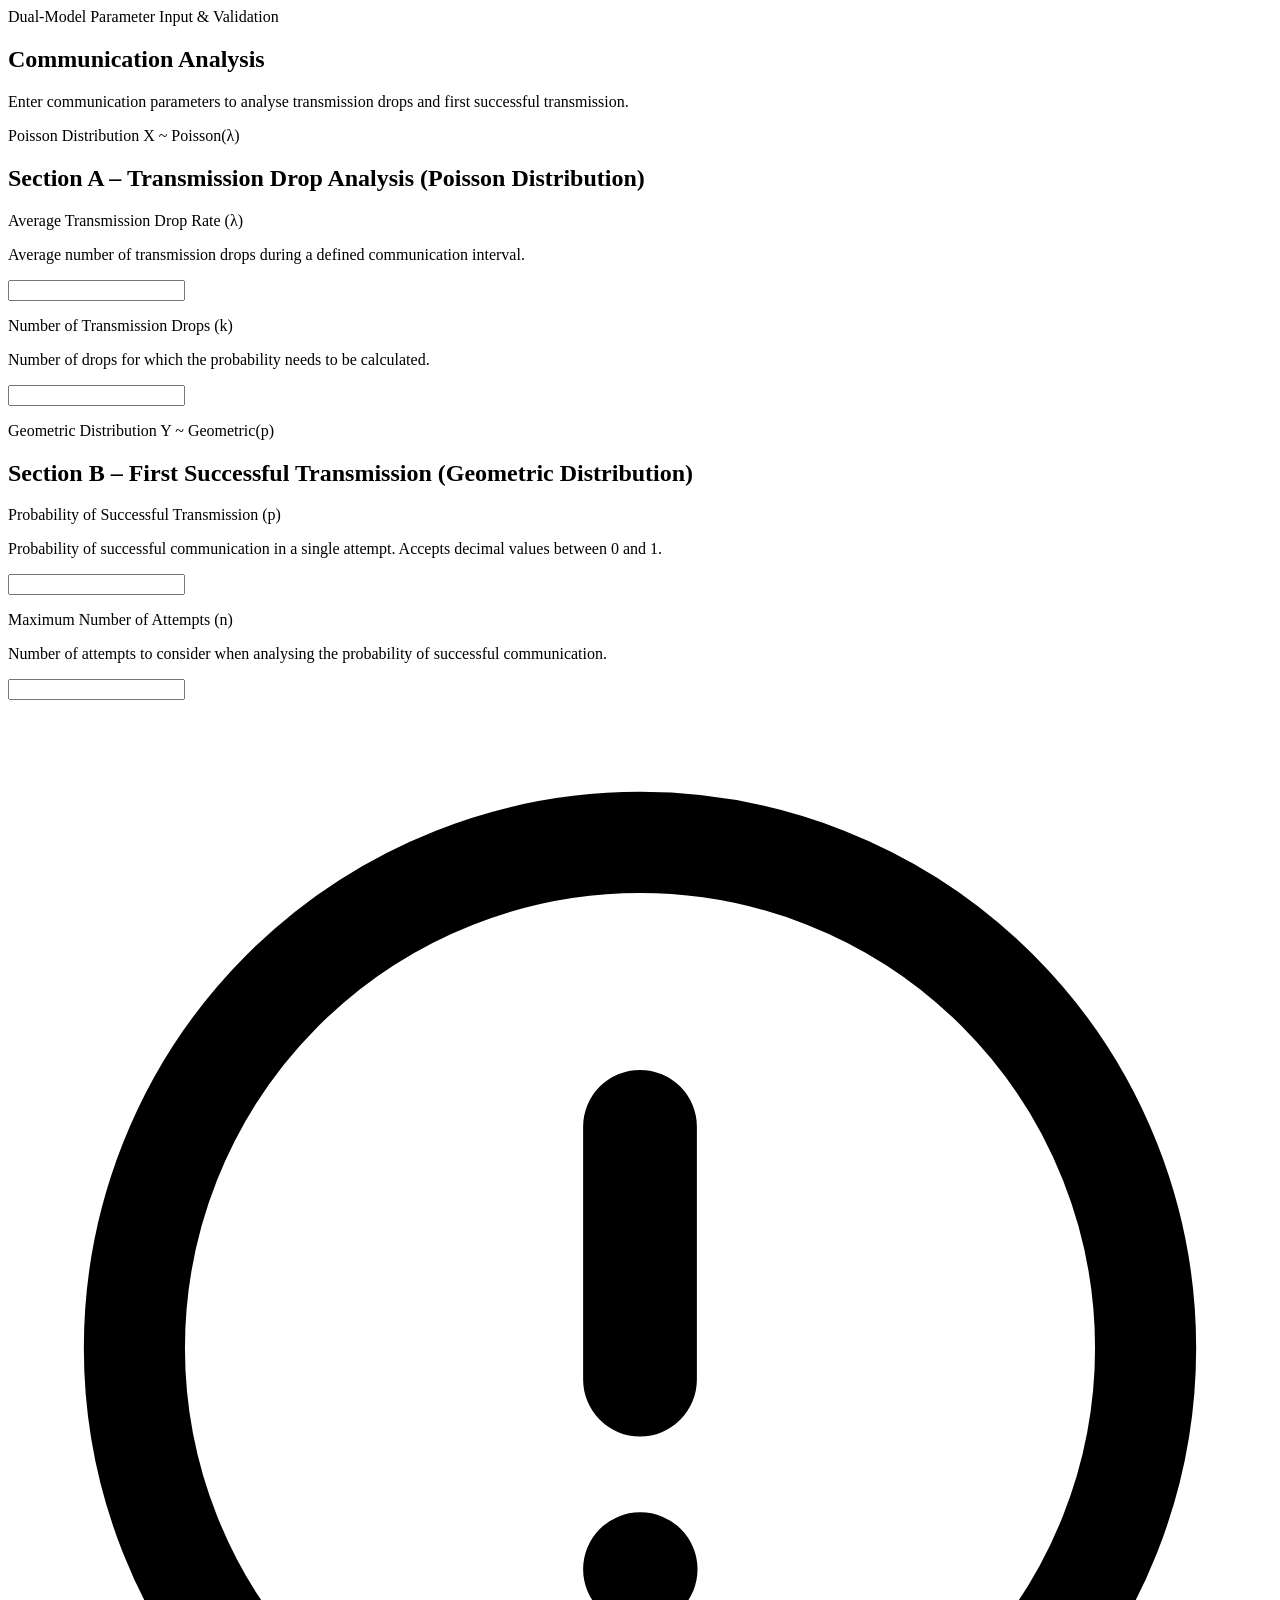
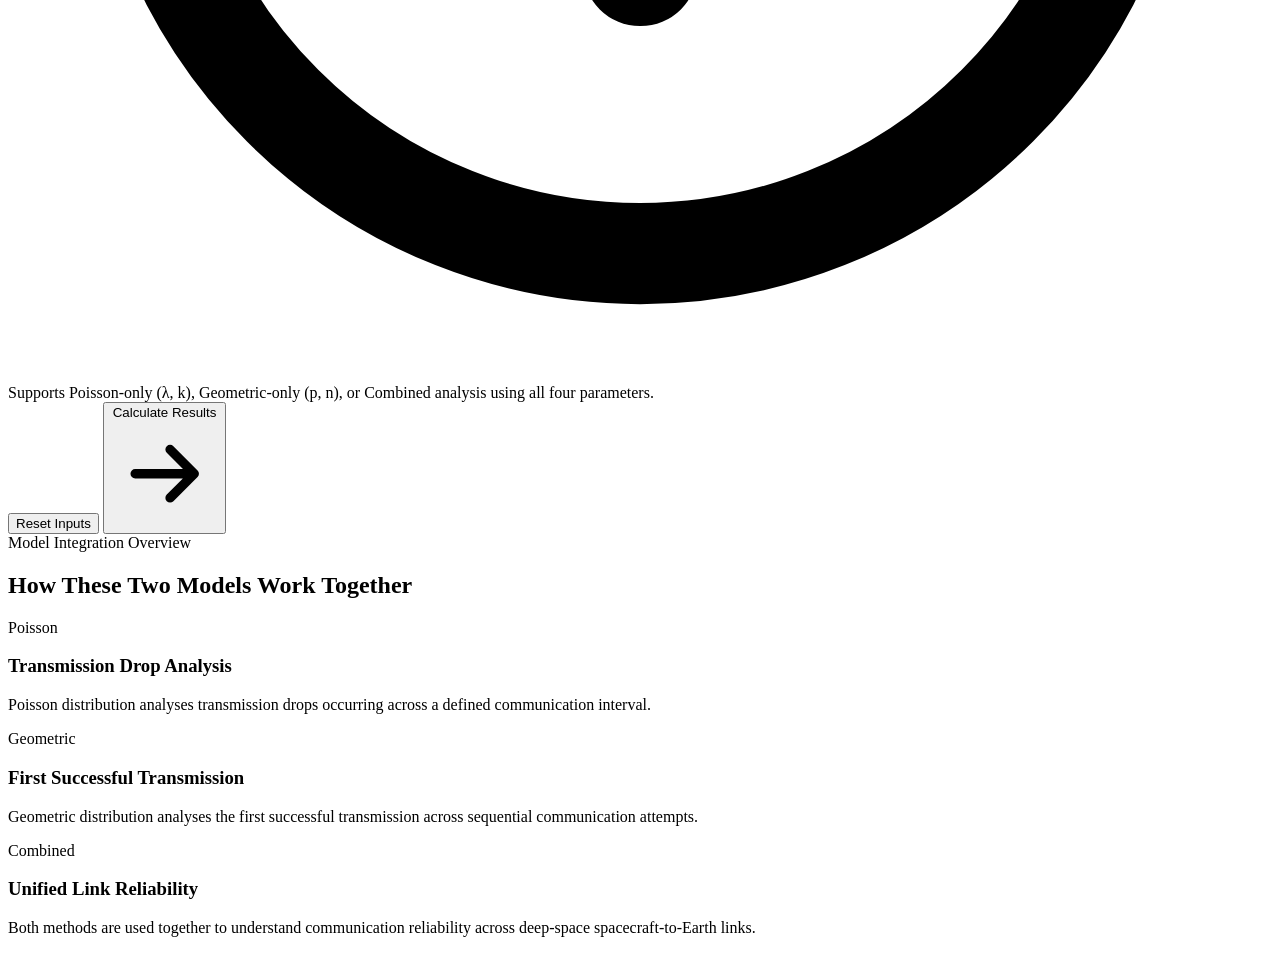
<file: src/main/resources/templates/analysis.html>
<!DOCTYPE html>
<html lang="en" xmlns:th="http://www.thymeleaf.org">
<head>
    <meta charset="UTF-8">
    <meta name="viewport" content="width=device-width, initial-scale=1.0">
    <title>Communication Analysis | DeepSpace Analytics</title>
    <meta name="description" content="Unified input screen for entering Poisson and Geometric deep-space communication parameters.">
    <link rel="icon" type="image/svg+xml" th:href="@{/images/favicon.svg}">
    <link rel="preconnect" href="https://fonts.googleapis.com">
    <link rel="preconnect" href="https://fonts.gstatic.com" crossorigin>
    <link href="https://fonts.googleapis.com/css2?family=Inter:wght@400;500;600;700&family=JetBrains+Mono:wght@400;500;600&family=Space+Grotesk:wght@500;600;700&display=swap" rel="stylesheet">
    <link rel="stylesheet" th:href="@{/css/styles.css}">
</head>
<body class="app-shell">

<div th:replace="~{fragments/navbar :: navbar(${activePage})}"></div>

<main id="main-content">
    <section class="analysis-page-section">
        <div class="container">
            <!-- Page Header -->
            <div class="analysis-header">
                <div class="eyebrow-badge">
                    <span class="status-dot" aria-hidden="true"></span>
                    <span>Dual-Model Parameter Input &amp; Validation</span>
                </div>
                <h1 class="analysis-title">Communication Analysis</h1>
                <p class="analysis-subtitle">
                    Enter communication parameters to analyse transmission drops and first successful transmission.
                </p>
            </div>

            <!-- Single Unified Form for Both Distributions -->
            <form id="communication-analysis-form"
                  class="analysis-form"
                  th:action="@{/analysis/submit}"
                  th:object="${analysisInput}"
                  th:attr="data-has-server-errors=${hasServerErrors != null and hasServerErrors}"
                  method="post"
                  novalidate>

                <input type="hidden" id="analysisType" name="analysisType" th:field="*{analysisType}">

                <div class="analysis-sections-grid">
                    <!-- Section A: Poisson Distribution -->
                    <section class="input-section-card input-section-card--poisson" aria-labelledby="section-a-heading">
                        <div class="card-top-bar">
                            <span class="model-tag model-tag--blue">Poisson Distribution</span>
                            <span class="model-symbol">X ~ Poisson(&lambda;)</span>
                        </div>

                        <h2 id="section-a-heading" class="input-section-title">
                            Section A &ndash; Transmission Drop Analysis (Poisson Distribution)
                        </h2>

                        <div class="form-fields">
                            <div class="form-field"
                                 th:classappend="${#fields.hasErrors('lambda')} ? ' has-error' : ''">
                                <label for="lambda" class="field-label">
                                    Average Transmission Drop Rate (&lambda;)
                                </label>
                                <p id="lambda-desc" class="field-description">
                                    Average number of transmission drops during a defined communication interval.
                                </p>
                                <input type="text"
                                       inputmode="decimal"
                                       autocomplete="off"
                                       id="lambda"
                                       th:field="*{lambda}"
                                       class="field-input"
                                       th:classappend="${#fields.hasErrors('lambda')} ? ' is-invalid' : ''"
                                       aria-describedby="lambda-desc lambda-error"
                                       th:attr="aria-invalid=${#fields.hasErrors('lambda')} ? 'true' : 'false'">
                                <p id="lambda-error"
                                   class="field-error"
                                   data-error-for="lambda"
                                   role="alert"
                                   th:hidden="${!#fields.hasErrors('lambda')}"
                                   th:text="${#fields.hasErrors('lambda')} ? ${#fields.errors('lambda')[0]} : ''"></p>
                            </div>

                            <div class="form-field"
                                 th:classappend="${#fields.hasErrors('dropCount')} ? ' has-error' : ''">
                                <label for="dropCount" class="field-label">
                                    Number of Transmission Drops (k)
                                </label>
                                <p id="dropCount-desc" class="field-description">
                                    Number of drops for which the probability needs to be calculated.
                                </p>
                                <input type="text"
                                       inputmode="numeric"
                                       autocomplete="off"
                                       id="dropCount"
                                       th:field="*{dropCount}"
                                       class="field-input"
                                       th:classappend="${#fields.hasErrors('dropCount')} ? ' is-invalid' : ''"
                                       aria-describedby="dropCount-desc dropCount-error"
                                       th:attr="aria-invalid=${#fields.hasErrors('dropCount')} ? 'true' : 'false'">
                                <p id="dropCount-error"
                                   class="field-error"
                                   data-error-for="dropCount"
                                   role="alert"
                                   th:hidden="${!#fields.hasErrors('dropCount')}"
                                   th:text="${#fields.hasErrors('dropCount')} ? ${#fields.errors('dropCount')[0]} : ''"></p>
                            </div>
                        </div>
                    </section>

                    <!-- Section B: Geometric Distribution -->
                    <section class="input-section-card input-section-card--geometric" aria-labelledby="section-b-heading">
                        <div class="card-top-bar">
                            <span class="model-tag model-tag--purple">Geometric Distribution</span>
                            <span class="model-symbol">Y ~ Geometric(p)</span>
                        </div>

                        <h2 id="section-b-heading" class="input-section-title">
                            Section B &ndash; First Successful Transmission (Geometric Distribution)
                        </h2>

                        <div class="form-fields">
                            <div class="form-field"
                                 th:classappend="${#fields.hasErrors('successProbability')} ? ' has-error' : ''">
                                <label for="successProbability" class="field-label">
                                    Probability of Successful Transmission (p)
                                </label>
                                <p id="successProbability-desc" class="field-description">
                                    Probability of successful communication in a single attempt. Accepts decimal values between 0 and 1.
                                </p>
                                <input type="text"
                                       inputmode="decimal"
                                       autocomplete="off"
                                       id="successProbability"
                                       th:field="*{successProbability}"
                                       class="field-input"
                                       th:classappend="${#fields.hasErrors('successProbability')} ? ' is-invalid' : ''"
                                       aria-describedby="successProbability-desc successProbability-error"
                                       th:attr="aria-invalid=${#fields.hasErrors('successProbability')} ? 'true' : 'false'">
                                <p id="successProbability-error"
                                   class="field-error"
                                   data-error-for="successProbability"
                                   role="alert"
                                   th:hidden="${!#fields.hasErrors('successProbability')}"
                                   th:text="${#fields.hasErrors('successProbability')} ? ${#fields.errors('successProbability')[0]} : ''"></p>
                            </div>

                            <div class="form-field"
                                 th:classappend="${#fields.hasErrors('maxAttempts')} ? ' has-error' : ''">
                                <label for="maxAttempts" class="field-label">
                                    Maximum Number of Attempts (n)
                                </label>
                                <p id="maxAttempts-desc" class="field-description">
                                    Number of attempts to consider when analysing the probability of successful communication.
                                </p>
                                <input type="text"
                                       inputmode="numeric"
                                       autocomplete="off"
                                       id="maxAttempts"
                                       th:field="*{maxAttempts}"
                                       class="field-input"
                                       th:classappend="${#fields.hasErrors('maxAttempts')} ? ' is-invalid' : ''"
                                       aria-describedby="maxAttempts-desc maxAttempts-error"
                                       th:attr="aria-invalid=${#fields.hasErrors('maxAttempts')} ? 'true' : 'false'">
                                <p id="maxAttempts-error"
                                   class="field-error"
                                   data-error-for="maxAttempts"
                                   role="alert"
                                   th:hidden="${!#fields.hasErrors('maxAttempts')}"
                                   th:text="${#fields.hasErrors('maxAttempts')} ? ${#fields.errors('maxAttempts')[0]} : ''"></p>
                            </div>
                        </div>
                    </section>
                </div>

                <!-- General Validation Summary Message -->
                <div id="form-validation-summary"
                     class="form-validation-summary"
                     role="alert"
                     aria-live="polite"
                     th:hidden="${generalErrorMessage == null}">
                    <svg class="summary-icon" viewBox="0 0 20 20" fill="none" aria-hidden="true">
                        <circle cx="10" cy="10" r="8" stroke="currentColor" stroke-width="1.6"/>
                        <path d="M10 6.5V10.5M10 13.5H10.01" stroke="currentColor" stroke-width="1.8" stroke-linecap="round"/>
                    </svg>
                    <span id="form-validation-summary-text"
                          th:text="${generalErrorMessage != null ? generalErrorMessage : ''}"></span>
                </div>

                <!-- Unified Action Bar -->
                <div class="form-actions-bar">
                    <div class="form-actions-note">
                        Supports Poisson-only (&lambda;, k), Geometric-only (p, n), or Combined analysis using all four parameters.
                    </div>
                    <div class="form-actions-buttons">
                        <button type="button" id="reset-inputs-btn" class="btn btn-secondary btn-lg">
                            Reset Inputs
                        </button>
                        <button type="submit" id="calculate-results-btn" class="btn btn-primary btn-lg">
                            <span>Calculate Results</span>
                            <svg class="btn-icon" viewBox="0 0 20 20" fill="none" aria-hidden="true">
                                <path d="M4.5 10H15.5M15.5 10L11 5.5M15.5 10L11 14.5" stroke="currentColor" stroke-width="1.75" stroke-linecap="round" stroke-linejoin="round"/>
                            </svg>
                        </button>
                    </div>
                </div>

                <!-- Mode Confirmation Modal Popup (Poisson-only or Geometric-only) -->
                <div id="mode-confirmation-modal"
                     class="modal-backdrop"
                     role="dialog"
                     aria-modal="true"
                     aria-labelledby="modal-title"
                     aria-describedby="modal-description"
                     hidden>
                    <div class="modal-dialog">
                        <div class="modal-header">
                            <div class="modal-badge-wrapper">
                                <span id="modal-mode-badge" class="model-tag model-tag--blue">Poisson Distribution Only</span>
                            </div>
                            <h2 id="modal-title" class="modal-title">Confirm Single-Model Analysis</h2>
                        </div>
                        <div class="modal-body">
                            <p id="modal-description" class="modal-description">
                                You have provided parameters for transmission drop analysis (Poisson Distribution) only. Would you like to proceed with only Poisson transmission drop analysis?
                            </p>
                            <div id="modal-params-summary" class="modal-params-summary">
                                <!-- Dynamic parameter summary populated by JavaScript -->
                            </div>
                        </div>
                        <div class="modal-footer">
                            <button type="button" id="modal-cancel-btn" class="btn btn-secondary btn-lg">
                                Cancel &amp; Edit Inputs
                            </button>
                            <button type="button" id="modal-confirm-btn" class="btn btn-primary btn-lg">
                                <span>Proceed with Analysis</span>
                                <svg class="btn-icon" viewBox="0 0 20 20" fill="none" aria-hidden="true">
                                    <path d="M4.5 10H15.5M15.5 10L11 5.5M15.5 10L11 14.5" stroke="currentColor" stroke-width="1.75" stroke-linecap="round" stroke-linejoin="round"/>
                                </svg>
                            </button>
                        </div>
                    </div>
                </div>
            </form>

            <!-- Short Information Section -->
            <section class="analysis-info-panel" aria-labelledby="analysis-info-heading">
                <div class="analysis-info-header">
                    <span class="section-kicker">Model Integration Overview</span>
                    <h2 id="analysis-info-heading" class="analysis-info-title">
                        How These Two Models Work Together
                    </h2>
                </div>

                <div class="analysis-info-grid">
                    <div class="info-point">
                        <span class="info-badge info-badge--blue">Poisson</span>
                        <div>
                            <h3>Transmission Drop Analysis</h3>
                            <p>Poisson distribution analyses transmission drops occurring across a defined communication interval.</p>
                        </div>
                    </div>

                    <div class="info-point">
                        <span class="info-badge info-badge--purple">Geometric</span>
                        <div>
                            <h3>First Successful Transmission</h3>
                            <p>Geometric distribution analyses the first successful transmission across sequential communication attempts.</p>
                        </div>
                    </div>

                    <div class="info-point">
                        <span class="info-badge info-badge--neutral">Combined</span>
                        <div>
                            <h3>Unified Link Reliability</h3>
                            <p>Both methods are used together to understand communication reliability across deep-space spacecraft-to-Earth links.</p>
                        </div>
                    </div>
                </div>
            </section>
        </div>
    </section>
</main>

<div th:replace="~{fragments/footer :: footer}"></div>

<script th:src="@{/js/main.js}" defer></script>
</body>
</html>
</file>
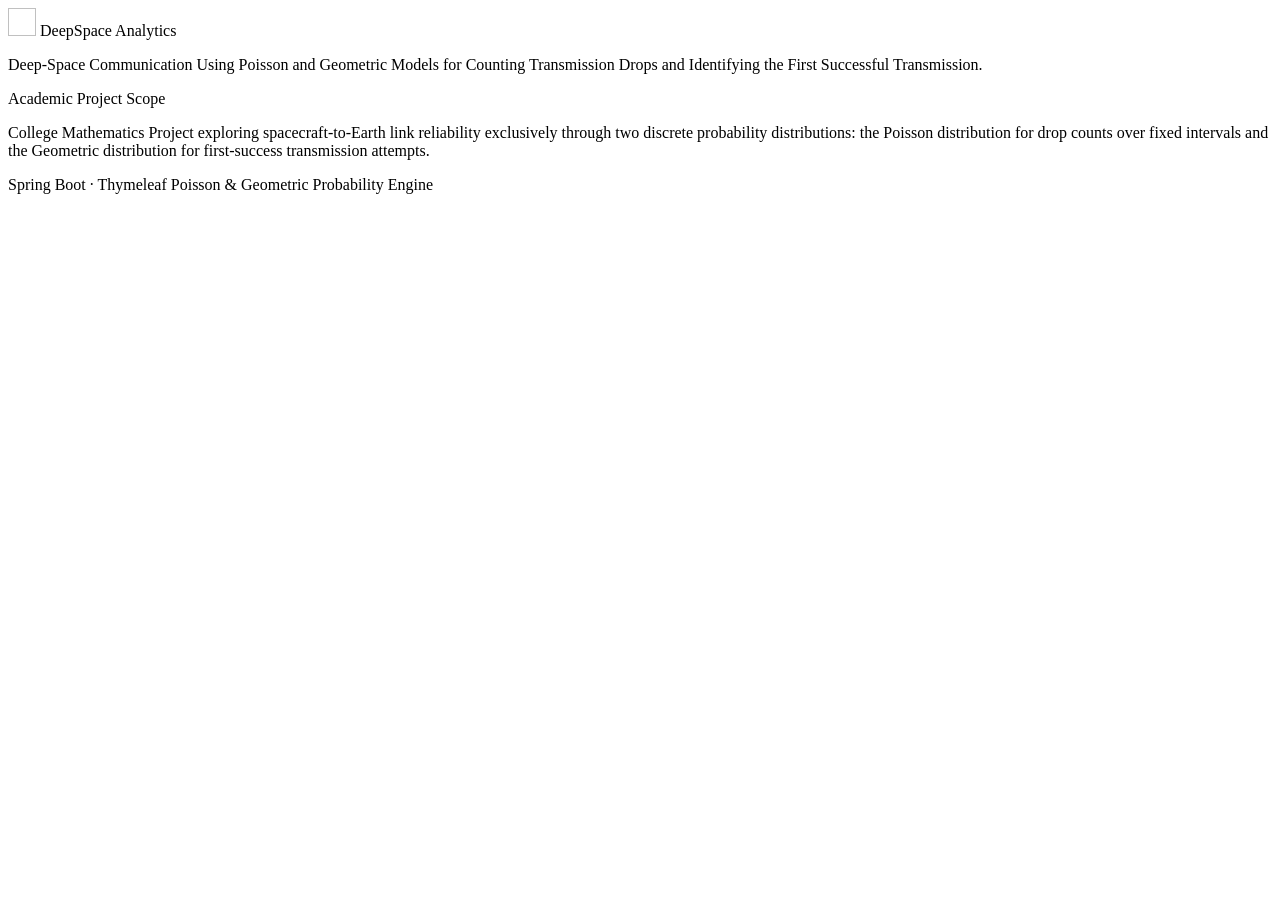
<file: src/main/resources/templates/fragments/footer.html>
<!DOCTYPE html>
<html lang="en" xmlns:th="http://www.thymeleaf.org">
<body>
<th:block th:fragment="footer">
<footer class="site-footer">
    <div class="container footer-inner">
        <div class="footer-brand-col">
            <a th:href="@{/}" class="brand footer-brand">
                <img th:src="@{/images/favicon.svg}" alt="" class="brand-icon" width="28" height="28">
                <span class="brand-name">DeepSpace Analytics</span>
            </a>
            <p class="footer-project-title">
                Deep-Space Communication Using Poisson and Geometric Models for Counting Transmission Drops and Identifying the First Successful Transmission.
            </p>
        </div>

        <div class="footer-meta-col">
            <p class="footer-label">Academic Project Scope</p>
            <p class="footer-description">
                College Mathematics Project exploring spacecraft-to-Earth link reliability exclusively through two discrete probability distributions: the Poisson distribution for drop counts over fixed intervals and the Geometric distribution for first-success transmission attempts.
            </p>
            <div class="footer-bottom-meta">
                <span class="meta-pill">Spring Boot · Thymeleaf</span>
                <span class="meta-pill">Poisson &amp; Geometric Probability Engine</span>
            </div>
        </div>
    </div>
</footer>

<!-- Floating Back-to-Top Button -->
<button type="button"
        id="back-to-top-btn"
        class="back-to-top-btn"
        aria-label="Back to top"
        title="Back to top"
        hidden>
    <svg class="back-to-top-icon" viewBox="0 0 20 20" fill="none" aria-hidden="true" width="20" height="20">
        <path d="M10 15V5M10 5L5 10M10 5L15 10" stroke="currentColor" stroke-width="2" stroke-linecap="round" stroke-linejoin="round"/>
    </svg>
</button>
</th:block>
</body>
</html>
</file>
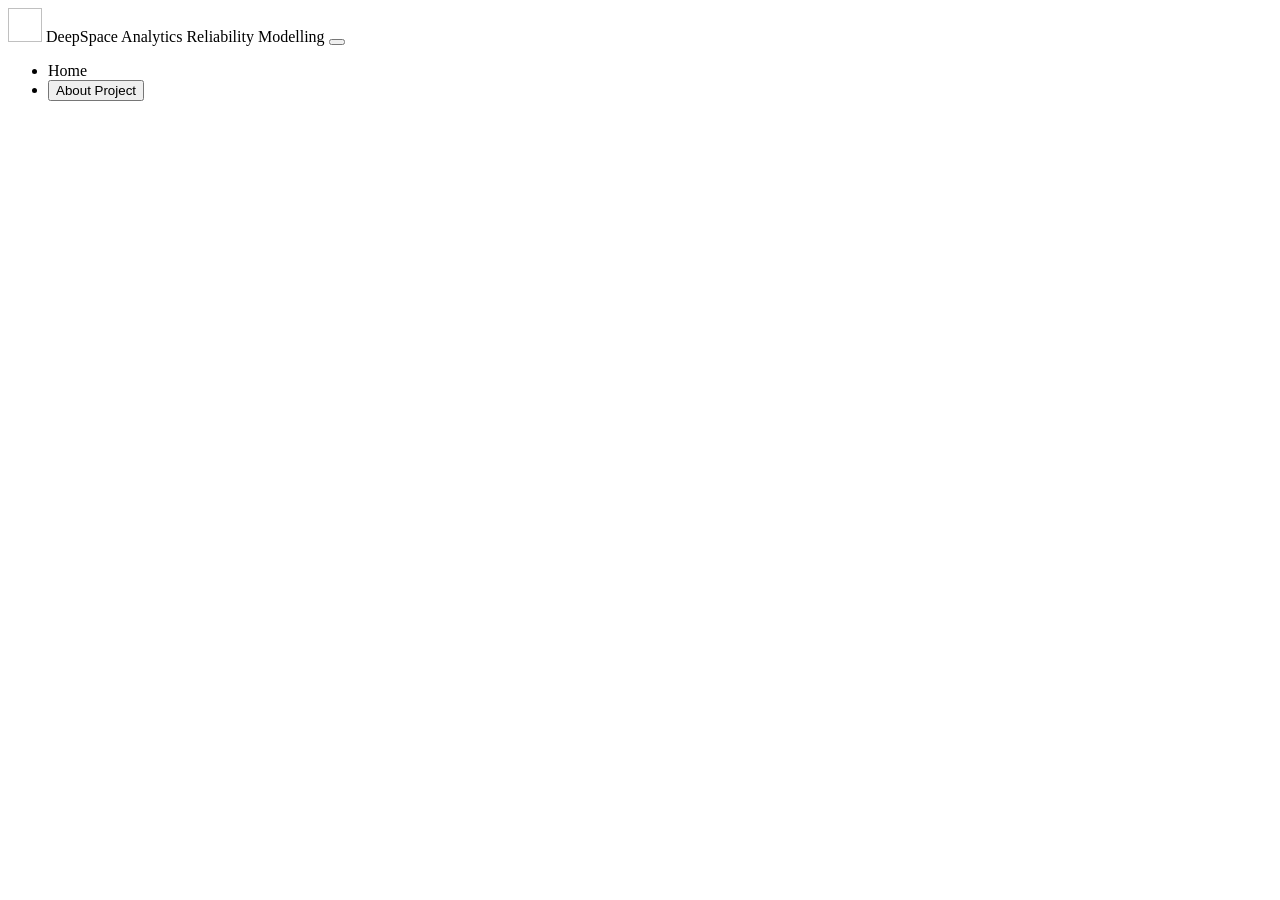
<file: src/main/resources/templates/fragments/navbar.html>
<!DOCTYPE html>
<html lang="en" xmlns:th="http://www.thymeleaf.org">
<body>
<th:block th:fragment="navbar(activePage)">
<header class="site-header">
    <div class="container header-inner">
        <a th:href="@{/}" class="brand" aria-label="DeepSpace Analytics Home">
            <img th:src="@{/images/favicon.svg}" alt="" class="brand-icon" width="34" height="34">
            <span class="brand-text">
                <span class="brand-name">DeepSpace Analytics</span>
                <span class="brand-sub">Reliability Modelling</span>
            </span>
        </a>

        <button type="button"
                class="nav-toggle"
                aria-label="Toggle navigation menu"
                aria-expanded="false"
                aria-controls="primary-navigation">
            <span class="nav-toggle-bar"></span>
            <span class="nav-toggle-bar"></span>
            <span class="nav-toggle-bar"></span>
        </button>

        <nav id="primary-navigation" class="primary-nav" aria-label="Primary navigation">
            <ul class="nav-list">
                <li>
                    <a th:href="@{/}"
                       class="nav-link"
                       th:classappend="${activePage == 'home'} ? ' is-active' : ''"
                       th:attr="aria-current=${activePage == 'home'} ? 'page' : null">
                        Home
                    </a>
                </li>
                <li>
                    <button type="button"
                            id="about-dialog-trigger"
                            class="nav-link nav-btn-about"
                            aria-haspopup="dialog"
                            aria-controls="about-dialog-backdrop"
                            aria-expanded="false">
                        About Project
                    </button>
                </li>
            </ul>
        </nav>
    </div>
</header>

<!-- Animated About Project Dialog Modal -->
<div id="about-dialog-backdrop"
     class="about-dialog-backdrop"
     role="dialog"
     aria-modal="true"
     aria-labelledby="about-dialog-title"
     aria-describedby="about-dialog-summary"
     hidden>
    <div id="about-dialog-card" class="about-dialog-card" tabindex="-1">
        <div class="about-dialog-header">
            <div class="about-dialog-title-group">
                <span class="about-dialog-badge">Project Scope &amp; Methodology</span>
                <h2 id="about-dialog-title" class="about-dialog-title">DeepSpace Analytics</h2>
                <p id="about-dialog-summary" class="about-dialog-subtitle">
                    Deep-Space Communication Modelling Using Poisson &amp; Geometric Distributions
                </p>
            </div>
            <button type="button"
                    id="about-dialog-close-btn"
                    class="about-dialog-close-btn"
                    aria-label="Close About dialog">
                <svg class="about-close-icon" viewBox="0 0 24 24" fill="none" aria-hidden="true">
                    <path d="M18 6L6 18M6 6L18 18" stroke="currentColor" stroke-width="2" stroke-linecap="round" stroke-linejoin="round"/>
                </svg>
            </button>
        </div>

        <div class="about-dialog-body">
            <!-- 1. Overview & Motivation -->
            <section class="about-dialog-section">
                <h3 class="about-section-heading">1. Project Overview &amp; Research Motivation</h3>
                <p class="about-dialog-text">
                    Signals travelling between deep-space probes and Earth ground stations traverse vast interplanetary distances plagued by solar interference, cosmic noise, signal attenuation, and atmospheric disruption. Because packet drops and delayed link lock are inherently uncertain, discrete probability models provide a rigorous mathematical framework for quantifying communication reliability.
                </p>
            </section>

            <!-- 2. Dual-Model Framework -->
            <section class="about-dialog-section">
                <h3 class="about-section-heading">2. Dual-Model Statistical Framework</h3>
                <p class="about-dialog-text">
                    Deep-space communication engineering requires answering two distinct statistical questions for every telemetry contact session:
                </p>
                <div class="about-cards-grid">
                    <div class="about-method-card about-method-card--poisson">
                        <div class="about-card-badge">Module 1 · Poisson Distribution</div>
                        <h4 class="about-card-title">Quantifying Transmission Drops</h4>
                        <p class="about-card-desc">
                            By treating packet drops as discrete random events across a fixed observation window, the Poisson distribution models expected disruption density &lambda; and reveals the likelihood of zero-drop versus high-loss communication intervals.
                        </p>
                        <div class="about-card-math">
                            <code>P(X = k) = (&lambda;<sup>k</sup> e<sup>&minus;&lambda;</sup>) / k!</code>
                        </div>
                    </div>

                    <div class="about-method-card about-method-card--geometric">
                        <div class="about-card-badge">Module 2 · Geometric Distribution</div>
                        <h4 class="about-card-title">First Successful Transmission</h4>
                        <p class="about-card-desc">
                            When a spacecraft initiates repeated transmission attempts under noisy channel conditions, the Geometric distribution captures the waiting time in discrete trials until the first successful acknowledgement reaches Earth. Attempt 1 carries the highest single-attempt probability.
                        </p>
                        <div class="about-card-math">
                            <code>P(Y = k) = (1 &minus; p)<sup>k &minus; 1</sup> p</code>
                        </div>
                    </div>
                </div>
            </section>

            <!-- 3. Communication Reliability -->
            <section class="about-dialog-section">
                <h3 class="about-section-heading">3. Communication Reliability Analysis</h3>
                <p class="about-dialog-text">
                    Cumulative link reliability evaluates the overall probability of establishing successful communication within a finite horizon of <em>n</em> attempts:
                </p>
                <div class="about-callout-box">
                    <div class="about-callout-formula">
                        <code>R(n) = P(Y &le; n) = 1 &minus; (1 &minus; p)<sup>n</sup></code>
                    </div>
                    <p class="about-callout-text">
                        The tail exceedance risk <code>P(Y &gt; n) = (1 &minus; p)<sup>n</sup></code> quantifies the residual risk that link acquisition requires more than <em>n</em> attempts. Milestone analysis evaluates the attempt horizons required to achieve 90%, 95%, and 99% target reliability thresholds.
                    </p>
                </div>
            </section>

            <!-- 4. Defined Scope & Assumptions -->
            <section class="about-dialog-section">
                <h3 class="about-section-heading">4. Defined Scope &amp; Theoretical Assumptions</h3>
                <ul class="about-assumptions-list">
                    <li>
                        <strong>Stationary Poisson Rate (&lambda;):</strong> Drops occur at a constant average rate over the evaluated communication window, assuming independent arrival increments.
                    </li>
                    <li>
                        <strong>Independent Bernoulli Trials (p):</strong> Each transmission attempt has a constant single-attempt success probability <em>p</em> with no channel memory across retries.
                    </li>
                    <li>
                        <strong>Strict Dual-Model Boundary:</strong> This analytical system intentionally uses only the Poisson distribution and the Geometric distribution, preserving mathematical clarity and direct alignment with academic research objectives.
                    </li>
                </ul>
            </section>
        </div>

        <div class="about-dialog-footer">
            <button type="button" id="about-dialog-dismiss-btn" class="btn btn-secondary">
                Close
            </button>
            <a th:href="@{/analysis}" class="btn btn-primary">
                <span>Open Communication Analysis</span>
                <svg class="btn-icon" viewBox="0 0 20 20" fill="none" aria-hidden="true">
                    <path d="M4.5 10H15.5M15.5 10L11 5.5M15.5 10L11 14.5" stroke="currentColor" stroke-width="1.75" stroke-linecap="round" stroke-linejoin="round"/>
                </svg>
            </a>
        </div>
    </div>
</div>
</th:block>
</body>
</html>
</file>
